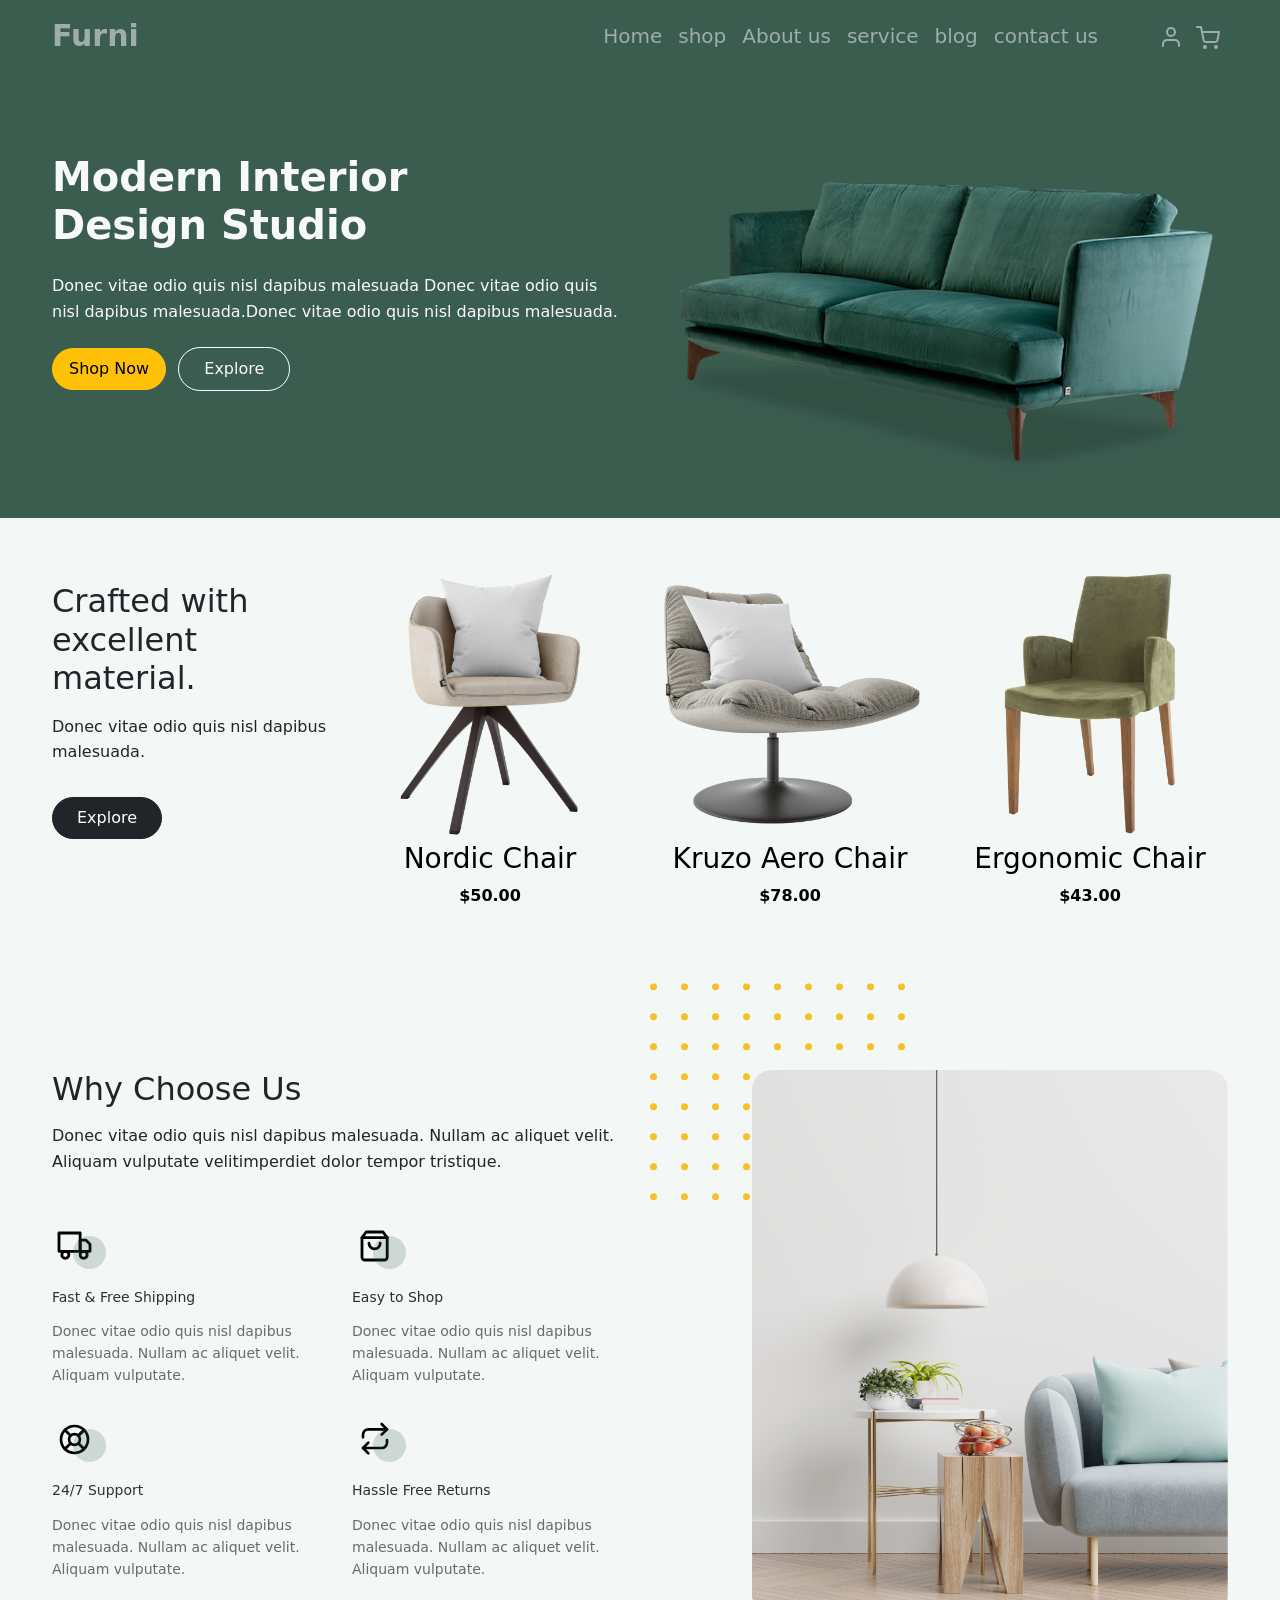
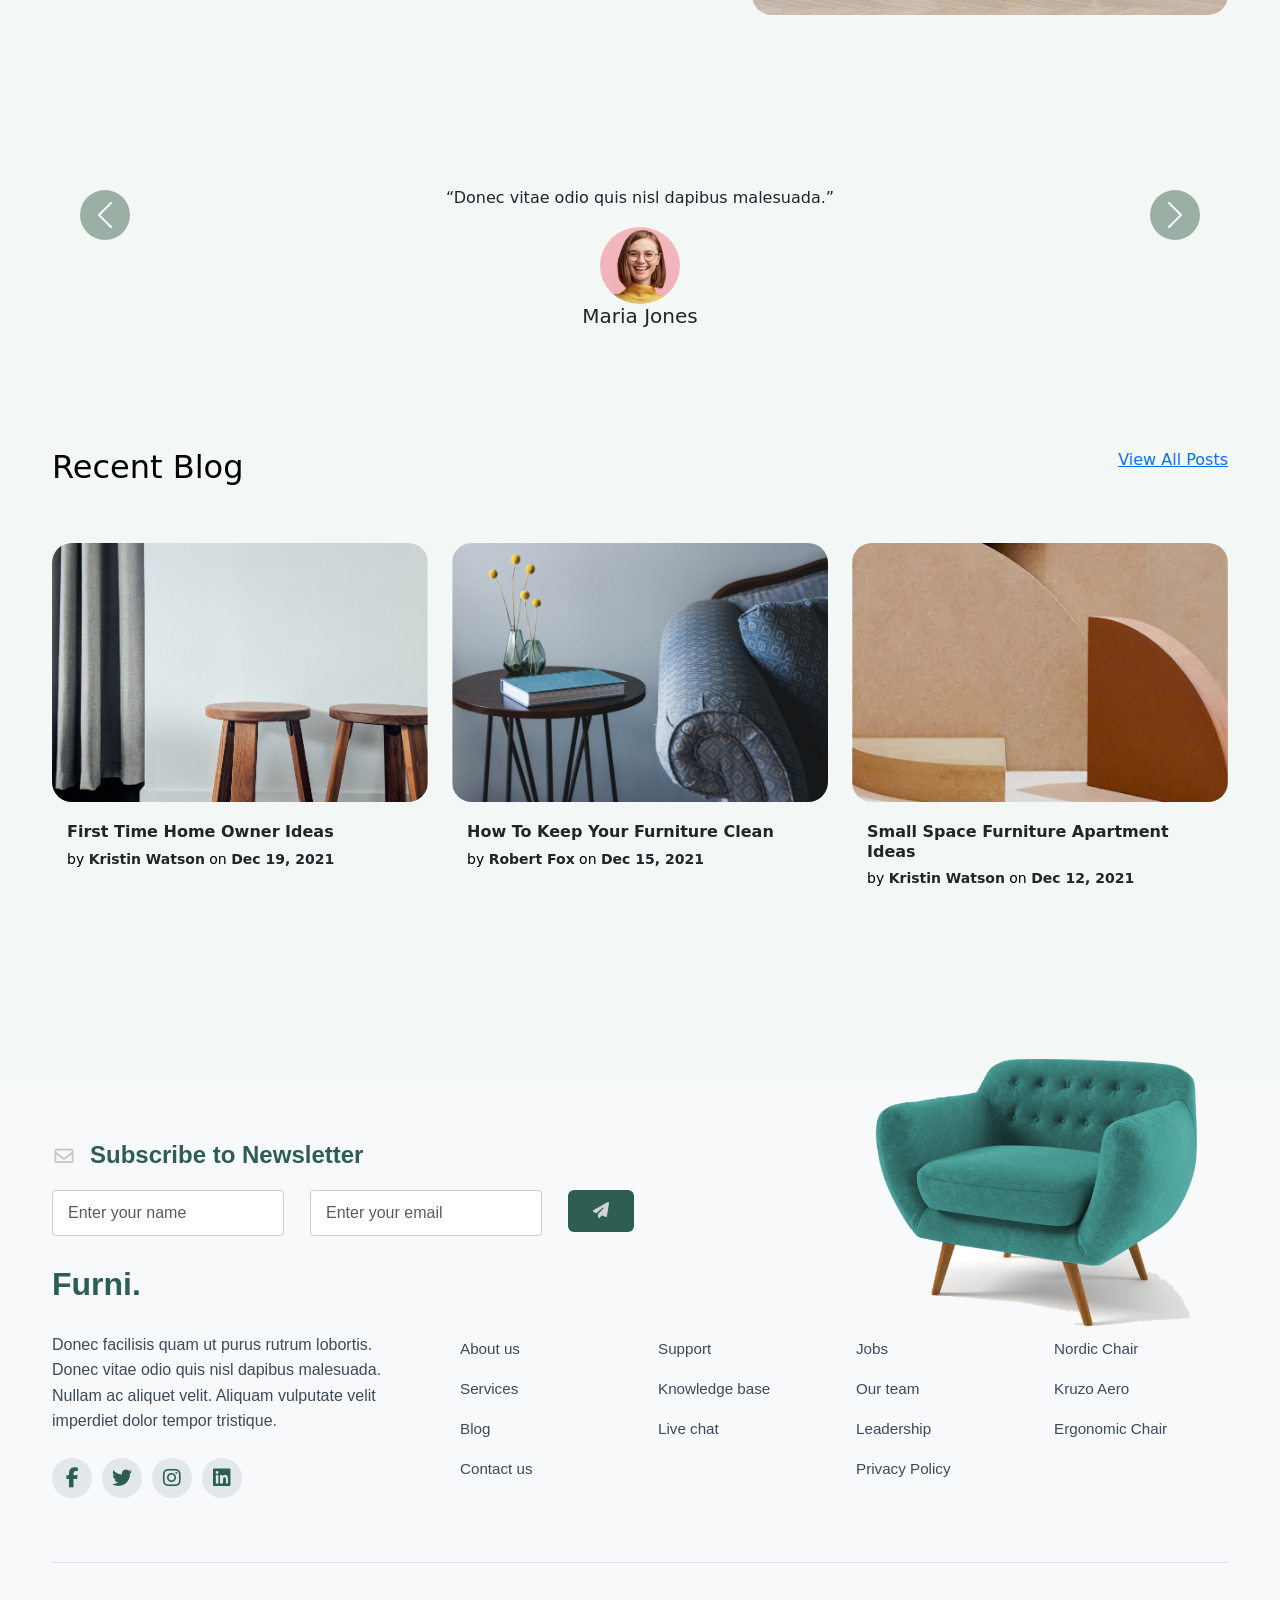
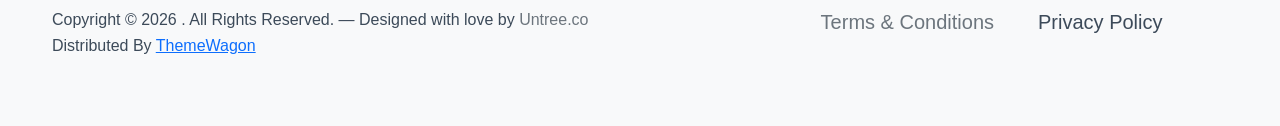
<file: index.html>
<!DOCTYPE html>
<html lang="en">
<head>
    <meta charset="UTF-8">
    <meta name="viewport" content="width=device-width, initial-scale=1.0">
    <link rel="stylesheet" href="./bootstrap/bootstrap.min.css">
    <link rel="stylesheet" href="./css/all.css">
    <link rel="stylesheet" href="./css/style.css">
    <title>furni website</title>
</head>
<body>
    <nav
        class="navbar navbar-expand-md text-light ">
        <div class="container">
            <a class="navbar-brand fw-bold" href="#">Furni</a>
            <button
                class="navbar-toggler d-lg-none"
                type="button"
                data-bs-toggle="collapse"
                data-bs-target="#collapsibleNavId"
                aria-controls="collapsibleNavId"
                aria-expanded="false"
                aria-label="Toggle navigation"
            >
                <span class="navbar-toggler-icon"></span>
            </button>
            <div class="collapse navbar-collapse d-flex justify-content-end" id="collapsibleNavId">
                <ul class="navbar-nav  mt-2 mt-lg-0">
                    <li class="nav-item">
                        <a class="nav-link active" href="index.html" aria-current="page"
                            >Home
                            <span class="visually-hidden">(current)</span></a
                        >
                    </li>
                    <li class="nav-item">
                        <a class="nav-link" href="shop.html">shop</a>
                    </li>
                    <li class="nav-item">
                        <a class="nav-link" href="about.html">About us</a>
                    </li>
                    <li class="nav-item">
                        <a class="nav-link" href="services.html">service</a>
                    </li>
                    <li class="nav-item">
                        <a class="nav-link" href="blog.html">blog</a>
                    </li>
                    <li class="nav-item">
                        <a class="nav-link" href="contact.html">contact us</a>
                    </li>
                    
                    
                </ul>
                <ul class="custom-navbar-cta navbar-nav ms-5">
                    <li class="nav-item"><a class="nav-link" href="#"><img src="images/user.svg" alt="User"></a></li>
                    <li class="nav-item"><a class="nav-link" href="cart.html"><img src="images/cart.svg" alt="Cart"></a></li>
                </ul>
                
            </div>
        </div>
    </nav>
    <div class="hero">
        <div class="container">
            <div class="row">
                <div class="col">
                    <div class="content text-light mt-5">
                        <h1 class="text-capitalize fw-bold">Modern Interior <span class="d-block">Design Studio</span></h1>
                        <p class="my-4 ">Donec vitae odio quis nisl dapibus malesuada Donec vitae odio quis nisl dapibus malesuada.Donec vitae odio quis nisl dapibus malesuada.</p>
                        <p>
                        <button href="shop.html" class="btn btn-warning me-2 rounded-5 px-3 py-2">Shop Now</button>
                        <button href="#" class="btn text-light rounded-5 px-4 py-2">Explore</button>
                        </p>
                    </div>
                </div>
                <div class="col">
                    <div class="hero_img">
                        <img src="./images/couch.png" class="img-fluid" alt="Hero Image">
                    </div>
                </div>
            </div>
        </div>
    </div>
    <div class="Product-Section mt-5">
        <div class="container">
            <div class="row">
                <div class="col">
                    <h2 class="section-title my-3">Crafted with excellent material.</h2>
                    <p class="my-3">Donec vitae odio quis nisl dapibus malesuada.</p>
                    <button href="shop.html" class="btn btn-dark rounded-5 px-4 py-2 my-3">Explore</button>
                </div>
                <div class="col">
                    <div class="overlay"></div>
                    <a class="product-item text-decoration-none" href="cart.html">
                    <img src="images/product-1.png" class="img-fluid product-thumbnail" alt="Nordic Chair">
                    <div class="text">
                        <h3>Nordic Chair</h3>
                        <strong>$50.00</strong>
                    </div>
                    <span class="icon-cross">
                    <img src="images/cross.svg" alt="Add">
                    </span>
                    </a>
                </div>
                <div class="col">
                    <a class="product-item text-decoration-none" href="cart.html">
                    <img src="images/product-2.png" class="img-fluid product-thumbnail" alt="Kruzo Aero Chair">
                    <div class="text">
                        <h3>Kruzo Aero Chair</h3>
                        <strong>$78.00</strong>
                    </div>
                    <span class="icon-cross">
                    <img src="images/cross.svg" alt="Add">
                    </span>
                    </a>
                    <div class="overlay"></div>
                </div>
                <div class="col">
                    <a class="product-item text-decoration-none" href="cart.html">
                    <img src="images/product-3.png" class="img-fluid product-thumbnail" alt="Ergonomic Chair">
                    <div class="text">
                        <h3>Ergonomic Chair</h3>
                        <strong>$43.00</strong>
                    </div>
                    <span class="icon-cross">
                    <img src="images/cross.svg" alt="Add">
                    </span>
                    </a>
                    <div class="overlay"></div>
                </div>
            </div>
        </div>
    </div>
    <div class="why-choose-section">
<div class="container">
<div class="row justify-content-between">
<!-- Left Column -->
<div class="col-lg-6">
<h2 class="section-title">Why Choose Us</h2>
<p>Donec vitae odio quis nisl dapibus malesuada. Nullam ac aliquet velit. Aliquam vulputate velitimperdiet dolor tempor tristique.</p>
<div class="row my-5">
<!-- Feature 1 -->
<div class="col-6 col-md-6">
<div class="feature">
<div class="icon">
<img src="images/truck.svg" alt="Fast & Free Shipping" class="img-fluid">
</div>
<h3>Fast &amp; Free Shipping</h3>
<p>Donec vitae odio quis nisl dapibus malesuada. Nullam ac aliquet velit. Aliquam vulputate.</p>
</div>
</div>
    <!-- Feature 2 -->
<div class="col-6 col-md-6">
<div class="feature">
<div class="icon">
<img src="images/bag.svg" alt="Easy to Shop" class="img-fluid">
</div>
<h3>Easy to Shop</h3>
<p>Donec vitae odio quis nisl dapibus malesuada. Nullam ac aliquet velit. Aliquam vulputate.</p>
</div>
</div>
<!-- Feature 3 -->
<div class="col-6 col-md-6">
<div class="feature">
<div class="icon">
<img src="images/support.svg" alt="24/7 Support" class="img-fluid">
</div>
<h3>24/7 Support</h3>
<p>Donec vitae odio quis nisl dapibus malesuada. Nullam ac aliquet velit. Aliquam vulputate.</p>
</div>
</div>
<!-- Feature 4 -->
<div class="col-6 col-md-6">
<div class="feature">
<div class="icon">
<img src="images/return.svg" alt="Hassle Free Returns" class="img-fluid">
</div>
<h3>Hassle Free Returns</h3>
<p>Donec vitae odio quis nisl dapibus malesuada. Nullam ac aliquet velit. Aliquam vulputate.</p>
</div>
</div>
</div>
</div>
<!-- Right Column: Image -->
<div class="col-lg-5">
<div class="img-wrap">
<img src="images/why-choose-us-img.jpg" alt="Why Choose Us" class="img-fluid">
</div>
</div>
</div>
</div>
</div>
<div id="testimonialCarousel" class="carousel slide" data-bs-ride="carousel">
<div class="carousel-inner text-center">
<div class="carousel-item active">
<blockquote>
<p>“Donec vitae odio quis nisl dapibus malesuada.”</p>
</blockquote>
<img src="images/person-1.png" class="rounded-circle" width="80" alt="Maria Jones">
<h5>Maria Jones</h5>
</div>
<div class="carousel-item">
<blockquote>
<p>“Aliquam vulputate velit imperdiet dolor tempor tristique.”</p>
</blockquote>
<img src="images/person_2.jpg" class="rounded-circle" width="80" alt="John Smith">
<h5>John Smith</h5>
</div>
</div>
<button class="carousel-control-prev" data-bs-target="#testimonialCarousel" data-bs-slide="prev">
<span class="carousel-control-prev-icon"></span>
</button>
<button class="carousel-control-next" data-bs-target="#testimonialCarousel" data-bs-slide="next">
<span class="carousel-control-next-icon"></span>
</button>
</div>
<div class="blog-section">
<div class="container">
<div class="row mb-5">
<div class="col-md-6">
<h2 class="section-title">Recent Blog</h2>
</div>
<div class="col-md-6 text-start text-md-end">
<a href="shop.html" class="more">View All Posts</a>
</div>
</div>
<div class="row">
<!-- Post 1 -->
<div class="col-12 col-sm-6 col-md-4 mb-4 mb-md-0">
<div class="post-entry">
<a href="#" class="post-thumbnail">
<img src="images/post-1.jpg" alt="Blog Image" class="img-fluid">
</a>
<div class="post-content-entry">
<h3><a href="#" class="text-dark fw-bold">First Time Home Owner Ideas</a></h3>
<div class="meta">
<span>by <a href="#" class="text-dark fw-bold">Kristin Watson</a></span>
<span> on <a href="#" class="text-dark fw-bold">Dec 19, 2021</a></span>
</div>
</div>
</div>
</div>
<!-- Post 2 -->
<div class="col-12 col-sm-6 col-md-4 mb-4 mb-md-0">
<div class="post-entry">
<a href="#" class="post-thumbnail">
<img src="images/post-2.jpg" alt="Blog Image" class="img-fluid">
</a>
<div class="post-content-entry">
<h3><a href="#" class="text-dark fw-bold">How To Keep Your Furniture Clean</a></h3>
<div class="meta">
<span>by <a href="#" class="text-dark fw-bold">Robert Fox</a></span>
<span> on <a href="#" class="text-dark fw-bold">Dec 15, 2021</a></span>
</div>
</div>
</div>
</div>
<!-- Post 3 -->
<div class="col-12 col-sm-6 col-md-4">
<div class="post-entry">
<a href="#" class="post-thumbnail">
<img src="images/post-3.jpg" alt="Blog Image" class="img-fluid">
</a>
<div class="post-content-entry ">
<h3><a href="#" class=" text-dark fw-bold">Small Space Furniture Apartment Ideas</a></h3>
<div class="meta">
<span>by <a href="#" class="text-dark fw-bold">Kristin Watson</a></span>
<span> on <a href="#" class="text-dark fw-bold">Dec 12, 2021</a></span>
</div>
</div>
</div>
</div>
</div>
</div>
</div>

<footer class="footer-section">
<div class="container relative">
<div class="sofa-img">
<img src="images/sofa.png" alt="Image" class="img-fluid">
</div>
<!-- Subscription -->
<div class="row">
<div class="col-lg-8">
<div class="subscription-form">
<h3 class="d-flex align-items-center">
<span class="me-1">
<img src="images/envelope-outline.svg" alt="Image" class="img-fluid">
</span>
<span class="spot">Subscribe to Newsletter</span>
</h3>
<form action="#" class="row g-3">
<div class="col-auto">
<input type="text" class="form-control" placeholder="Enter your name">
</div>
<div class="col-auto">
<input type="email" class="form-control" placeholder="Enter your email">
</div>
<div class="col-auto">
<button class="btn btn-spot py-2 px-4">
<span class="fa fa-paper-plane"></span>
</button>
</div>
</form>
</div>
</div>
</div>
<div class="row g-5 mb-5">
<div class="col-lg-4">
<div class="my-4 footer-logo-wrap">
<a href="#" class="footer-logo ">Furni<span>.</span></a>
</div>
<p class="mb-4">
Donec facilisis quam ut purus rutrum lobortis. Donec vitae odio quis nisl dapibus malesuada.
Nullam ac aliquet velit. Aliquam vulputate velit imperdiet dolor tempor tristique.
</p>
<ul class="list-unstyled custom-social">
<li><a href="#"><span class="fa fa-brands fa-facebook-f spot"></span></a></li>
<li><a href="#"><span class="fa fa-brands fa-twitter spot"></span></a></li>
<li><a href="#"><span class="fa fa-brands fa-instagram spot"></span></a></li>
<li><a href="#"><span class="fa fa-brands fa-linkedin spot"></span></a></li>
</ul>
</div>
<div class="col-lg-8">
<div class="row links-wrap">
<div class="col-6 col-sm-6 col-md-3 mt-5">
<ul class="list-unstyled mt-5">
<li><a href="#">About us</a></li>
<li><a href="#">Services</a></li>
<li><a href="#">Blog</a></li>
<li><a href="#">Contact us</a></li>
</ul>
</div>
<div class="col-6 col-sm-6 col-md-3 mt-5">
<ul class="list-unstyled mt-5">
<li><a href="#">Support</a></li>
<li><a href="#">Knowledge base</a></li>
<li><a href="#">Live chat</a></li>
</ul>
</div>
<div class="col-6 col-sm-6 col-md-3 mt-5">
<ul class="list-unstyled mt-5">
<li><a href="#">Jobs</a></li>
<li><a href="#">Our team</a></li>
<li><a href="#">Leadership</a></li>
<li><a href="#">Privacy Policy</a></li>
</ul>
</div>
<div class="col-6 col-sm-6 col-md-3 mt-5">
<ul class="list-unstyled mt-5">
<li><a href="#">Nordic Chair</a></li>
<li><a href="#">Kruzo Aero</a></li>
<li><a href="#">Ergonomic Chair</a></li>
</ul>
</div>
</div>
</div>
</div>
<div class="border-top copyright">
<div class="row pt-4">
<div class="col-lg-6">
<p class="mb-2 text-center text-lg-start">
Copyright &copy;
<script>document.write(new Date().getFullYear());</script>
. All Rights Reserved. — Designed with love by
<a class="text-decoration-none text-secondary" href="https://untree.co">Untree.co</a>
Distributed By
<a href="https://themewagon.com">ThemeWagon</a>
</p>
</div>
<div class="col-lg-6 text-center text-lg-end">
<ul class="list-unstyled d-inline-flex ms-auto">
<li class="me-4"><a class="text-decoration-none text-secondary" href="#">Terms &amp; Conditions</a></li>
<li><a href="#">Privacy Policy</a></li>
</ul>
</div>
</div>
</div>
</div>
</footer>


    <script src="./js/script.js"></script>
    <script src="./bootstrap/bootstrap.bundle.min.js"></script>
</body>
</html>
</file>
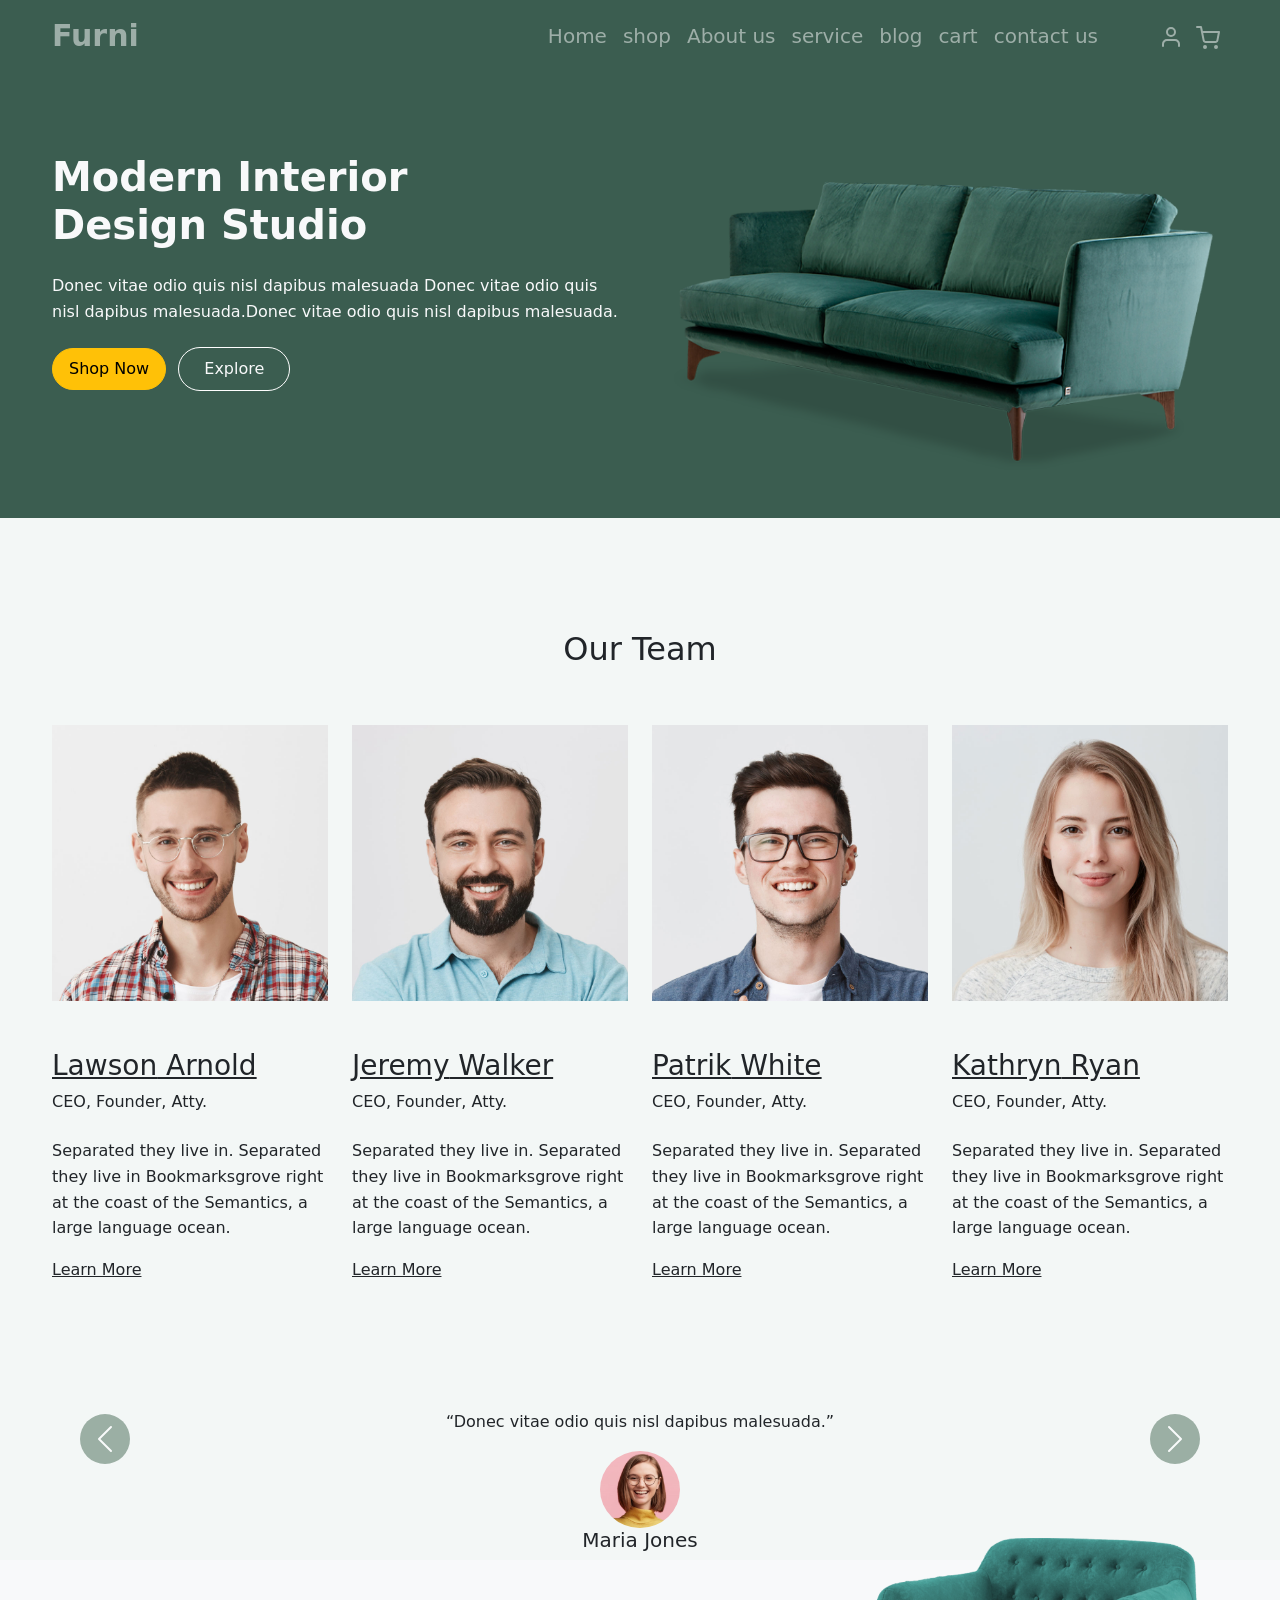
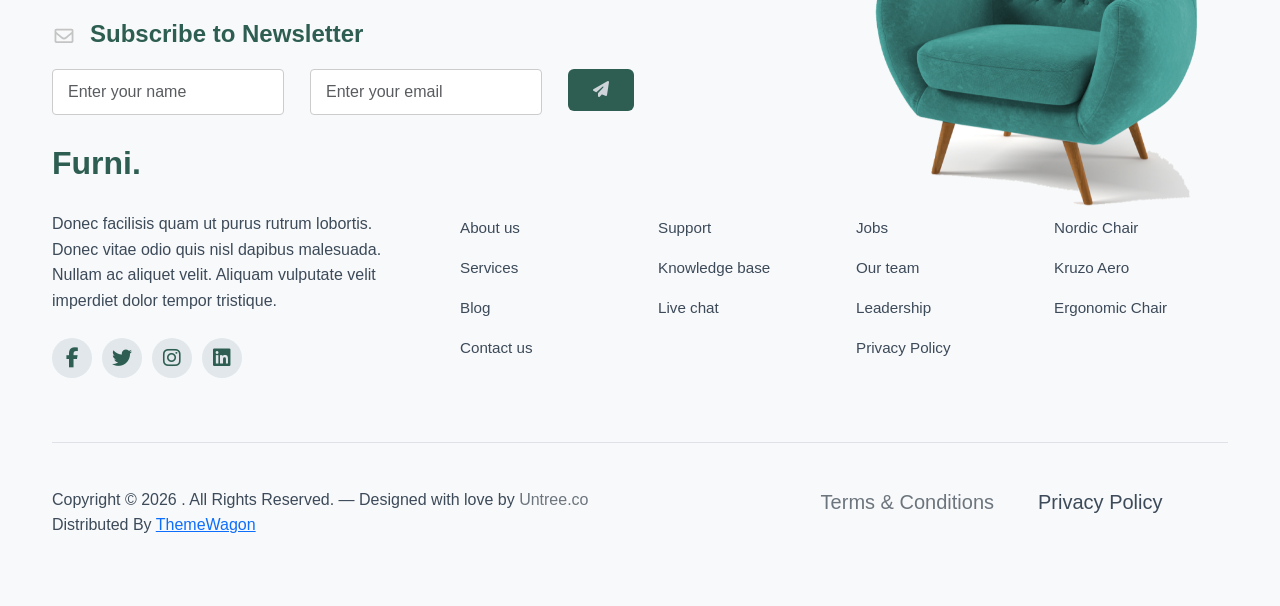
<file: about.html>
<!DOCTYPE html>
<html lang="en">
<head>
    <meta charset="UTF-8">
    <meta name="viewport" content="width=device-width, initial-scale=1.0">
    <title>Document</title>
    <link rel="stylesheet" href="./bootstrap/bootstrap.min.css">
    <link rel="stylesheet" href="./css/all.css">
    <link rel="stylesheet" href="./css/style.css">
</head>
<body>
    <nav
        class="navbar navbar-expand-md text-light ">
        <div class="container">
            <a class="navbar-brand fw-bold" href="#">Furni</a>
            <button
                class="navbar-toggler d-lg-none"
                type="button"
                data-bs-toggle="collapse"
                data-bs-target="#collapsibleNavId"
                aria-controls="collapsibleNavId"
                aria-expanded="false"
                aria-label="Toggle navigation"
            >
                <span class="navbar-toggler-icon"></span>
            </button>
            <div class="collapse navbar-collapse d-flex justify-content-end" id="collapsibleNavId">
                <ul class="navbar-nav  mt-2 mt-lg-0">
                    <li class="nav-item">
                        <a class="nav-link active" href="index.html" aria-current="page"
                            >Home
                            <span class="visually-hidden">(current)</span></a
                        >
                    </li>
                    <li class="nav-item">
                        <a class="nav-link" href="shop.html">shop</a>
                    </li>
                    <li class="nav-item">
                        <a class="nav-link" href="about.html">About us</a>
                    </li>
                    <li class="nav-item">
                        <a class="nav-link" href="services.html">service</a>
                    </li>
                    <li class="nav-item">
                        <a class="nav-link" href="blog.html">blog</a>
                    </li>
                    <li class="nav-item">
                        <a class="nav-link" href="cart.html">cart</a>
                    </li>
                    <li class="nav-item">
                        <a class="nav-link" href="contact.html">contact us</a>
                    </li>
                    
                </ul>
                <ul class="custom-navbar-cta navbar-nav ms-5">
                    <li class="nav-item"><a class="nav-link" href="#"><img src="images/user.svg" alt="User"></a></li>
                    <li class="nav-item"><a class="nav-link" href="cart.html"><img src="images/cart.svg" alt="Cart"></a></li>
                </ul>
                
            </div>
        </div>
    </nav>
    <div class="hero">
        <div class="container">
            <div class="row">
                <div class="col">
                    <div class="content text-light mt-5">
                        <h1 class="text-capitalize fw-bold">Modern Interior <span class="d-block">Design Studio</span></h1>
                        <p class="my-4 ">Donec vitae odio quis nisl dapibus malesuada Donec vitae odio quis nisl dapibus malesuada.Donec vitae odio quis nisl dapibus malesuada.</p>
                        <p>
                        <button href="shop.html" class="btn btn-warning me-2 rounded-5 px-3 py-2">Shop Now</button>
                        <button href="#" class="btn text-light rounded-5 px-4 py-2">Explore</button>
                        </p>
                    </div>
                </div>
                <div class="col">
                    <div class="hero_img">
                        <img src="./images/couch.png" class="img-fluid" alt="Hero Image">
                    </div>
                </div>
            </div>
        </div>
    </div>
    <div class="untree_co-section">
<div class="container">
<div class="row mb-5">
<div class="col-lg-5 mx-auto text-center">
<h2 class="section-title">Our Team</h2>
</div>
</div>
<div class="row">
<!-- Start Column 1 -->
<div class="col-12 col-md-6 col-lg-3 mb-5 mb-md-0">
<img src="images/person_1.jpg" class="img-fluid mb-5" alt="Team Member">
<h3><a href="#" class="text-dark"><span>Lawson</span> Arnold</a></h3>
<span class="d-block position mb-4">CEO, Founder, Atty.</span>
<p>
Separated they live in. Separated they live in Bookmarksgrove right at
the coast of the Semantics, a large language ocean.
</p>
<p class="mb-0">
<a href="#" class="text-dark">Learn More <span class="icon-arrow_forward"></span></a>
</p>
</div>
<!-- Start Column 2 -->
<div class="col-12 col-md-6 col-lg-3 mb-5 mb-md-0">
<img src="images/person_2.jpg" class="img-fluid mb-5" alt="Team Member">
<h3><a href="#" class="text-dark"><span>Jeremy</span> Walker</a></h3>
<span class="d-block position mb-4">CEO, Founder, Atty.</span>
<p>
Separated they live in. Separated they live in Bookmarksgrove right at
the coast of the Semantics, a large language ocean.
</p>
<p class="mb-0">
<a href="#" class="text-dark">Learn More <span class="icon-arrow_forward"></span></a>
</p>
</div>
<!-- Start Column 3 -->
<div class="col-12 col-md-6 col-lg-3 mb-5 mb-md-0">
<img src="images/person_3.jpg" class="img-fluid mb-5" alt="Team Member">
<h3><a href="#" class="text-dark"><span>Patrik</span> White</a></h3>
<span class="d-block position mb-4">CEO, Founder, Atty.</span>
<p>
Separated they live in. Separated they live in Bookmarksgrove right at
the coast of the Semantics, a large language ocean.
</p>
<p class="mb-0">
<a href="#" class="text-dark">
Learn More <span class="icon-arrow_forward"></span>
</a>
</p>
</div>
<!-- Start Column 4 -->
<div class="col-12 col-md-6 col-lg-3 mb-5 mb-md-0">
<img src="images/person_4.jpg" class="img-fluid mb-5" alt="Team Member">
<h3><a href="#" class="text-dark"><span>Kathryn</span> Ryan</a></h3>
<span class="d-block position mb-4">CEO, Founder, Atty.</span>
<p>
Separated they live in. Separated they live in Bookmarksgrove right at
the coast of the Semantics, a large language ocean.
</p>
<p class="mb-0">
<a href="#" class="text-dark">Learn More <span class="icon-arrow_forward"></span></a>
</p>
</div>
</div>
</div>
</div>
<div id="testimonialCarousel" class="carousel slide" data-bs-ride="carousel">
<div class="carousel-inner text-center">
<div class="carousel-item active">
<blockquote>
<p>“Donec vitae odio quis nisl dapibus malesuada.”</p>
</blockquote>
<img src="images/person-1.png" class="rounded-circle" width="80" alt="Maria Jones">
<h5>Maria Jones</h5>
</div>
<div class="carousel-item">
<blockquote>
<p>“Aliquam vulputate velit imperdiet dolor tempor tristique.”</p>
</blockquote>
<img src="images/person_2.jpg" class="rounded-circle" width="80" alt="John Smith">
<h5>John Smith</h5>
</div>
</div>
<button class="carousel-control-prev" data-bs-target="#testimonialCarousel" data-bs-slide="prev">
<span class="carousel-control-prev-icon"></span>
</button>
<button class="carousel-control-next" data-bs-target="#testimonialCarousel" data-bs-slide="next">
<span class="carousel-control-next-icon"></span>
</button>
</div>
<footer class="footer-section">
<div class="container relative">
<div class="sofa-img">
<img src="images/sofa.png" alt="Image" class="img-fluid">
</div>
<!-- Subscription -->
<div class="row">
<div class="col-lg-8">
<div class="subscription-form">
<h3 class="d-flex align-items-center">
<span class="me-1">
<img src="images/envelope-outline.svg" alt="Image" class="img-fluid">
</span>
<span class="spot">Subscribe to Newsletter</span>
</h3>
<form action="#" class="row g-3">
<div class="col-auto">
<input type="text" class="form-control" placeholder="Enter your name">
</div>
<div class="col-auto">
<input type="email" class="form-control" placeholder="Enter your email">
</div>
<div class="col-auto">
<button class="btn btn-spot py-2 px-4">
<span class="fa fa-paper-plane"></span>
</button>
</div>
</form>
</div>
</div>
</div>
<div class="row g-5 mb-5">
<div class="col-lg-4">
<div class="my-4 footer-logo-wrap">
<a href="#" class="footer-logo ">Furni<span>.</span></a>
</div>
<p class="mb-4">
Donec facilisis quam ut purus rutrum lobortis. Donec vitae odio quis nisl dapibus malesuada.
Nullam ac aliquet velit. Aliquam vulputate velit imperdiet dolor tempor tristique.
</p>
<ul class="list-unstyled custom-social">
<li><a href="#"><span class="fa fa-brands fa-facebook-f spot"></span></a></li>
<li><a href="#"><span class="fa fa-brands fa-twitter spot"></span></a></li>
<li><a href="#"><span class="fa fa-brands fa-instagram spot"></span></a></li>
<li><a href="#"><span class="fa fa-brands fa-linkedin spot"></span></a></li>
</ul>
</div>
<div class="col-lg-8">
<div class="row links-wrap">
<div class="col-6 col-sm-6 col-md-3 mt-5">
<ul class="list-unstyled mt-5">
<li><a href="#">About us</a></li>
<li><a href="#">Services</a></li>
<li><a href="#">Blog</a></li>
<li><a href="#">Contact us</a></li>
</ul>
</div>
<div class="col-6 col-sm-6 col-md-3 mt-5">
<ul class="list-unstyled mt-5">
<li><a href="#">Support</a></li>
<li><a href="#">Knowledge base</a></li>
<li><a href="#">Live chat</a></li>
</ul>
</div>
<div class="col-6 col-sm-6 col-md-3 mt-5">
<ul class="list-unstyled mt-5">
<li><a href="#">Jobs</a></li>
<li><a href="#">Our team</a></li>
<li><a href="#">Leadership</a></li>
<li><a href="#">Privacy Policy</a></li>
</ul>
</div>
<div class="col-6 col-sm-6 col-md-3 mt-5">
<ul class="list-unstyled mt-5">
<li><a href="#">Nordic Chair</a></li>
<li><a href="#">Kruzo Aero</a></li>
<li><a href="#">Ergonomic Chair</a></li>
</ul>
</div>
</div>
</div>
</div>
<div class="border-top copyright">
<div class="row pt-4">
<div class="col-lg-6">
<p class="mb-2 text-center text-lg-start">
Copyright &copy;
<script>document.write(new Date().getFullYear());</script>
. All Rights Reserved. — Designed with love by
<a class="text-decoration-none text-secondary" href="https://untree.co">Untree.co</a>
Distributed By
<a href="https://themewagon.com">ThemeWagon</a>
</p>
</div>
<div class="col-lg-6 text-center text-lg-end">
<ul class="list-unstyled d-inline-flex ms-auto">
<li class="me-4"><a class="text-decoration-none text-secondary" href="#">Terms &amp; Conditions</a></li>
<li><a href="#">Privacy Policy</a></li>
</ul>
</div>
</div>
</div>
</div>
</footer>
</body>
</html>
</file>
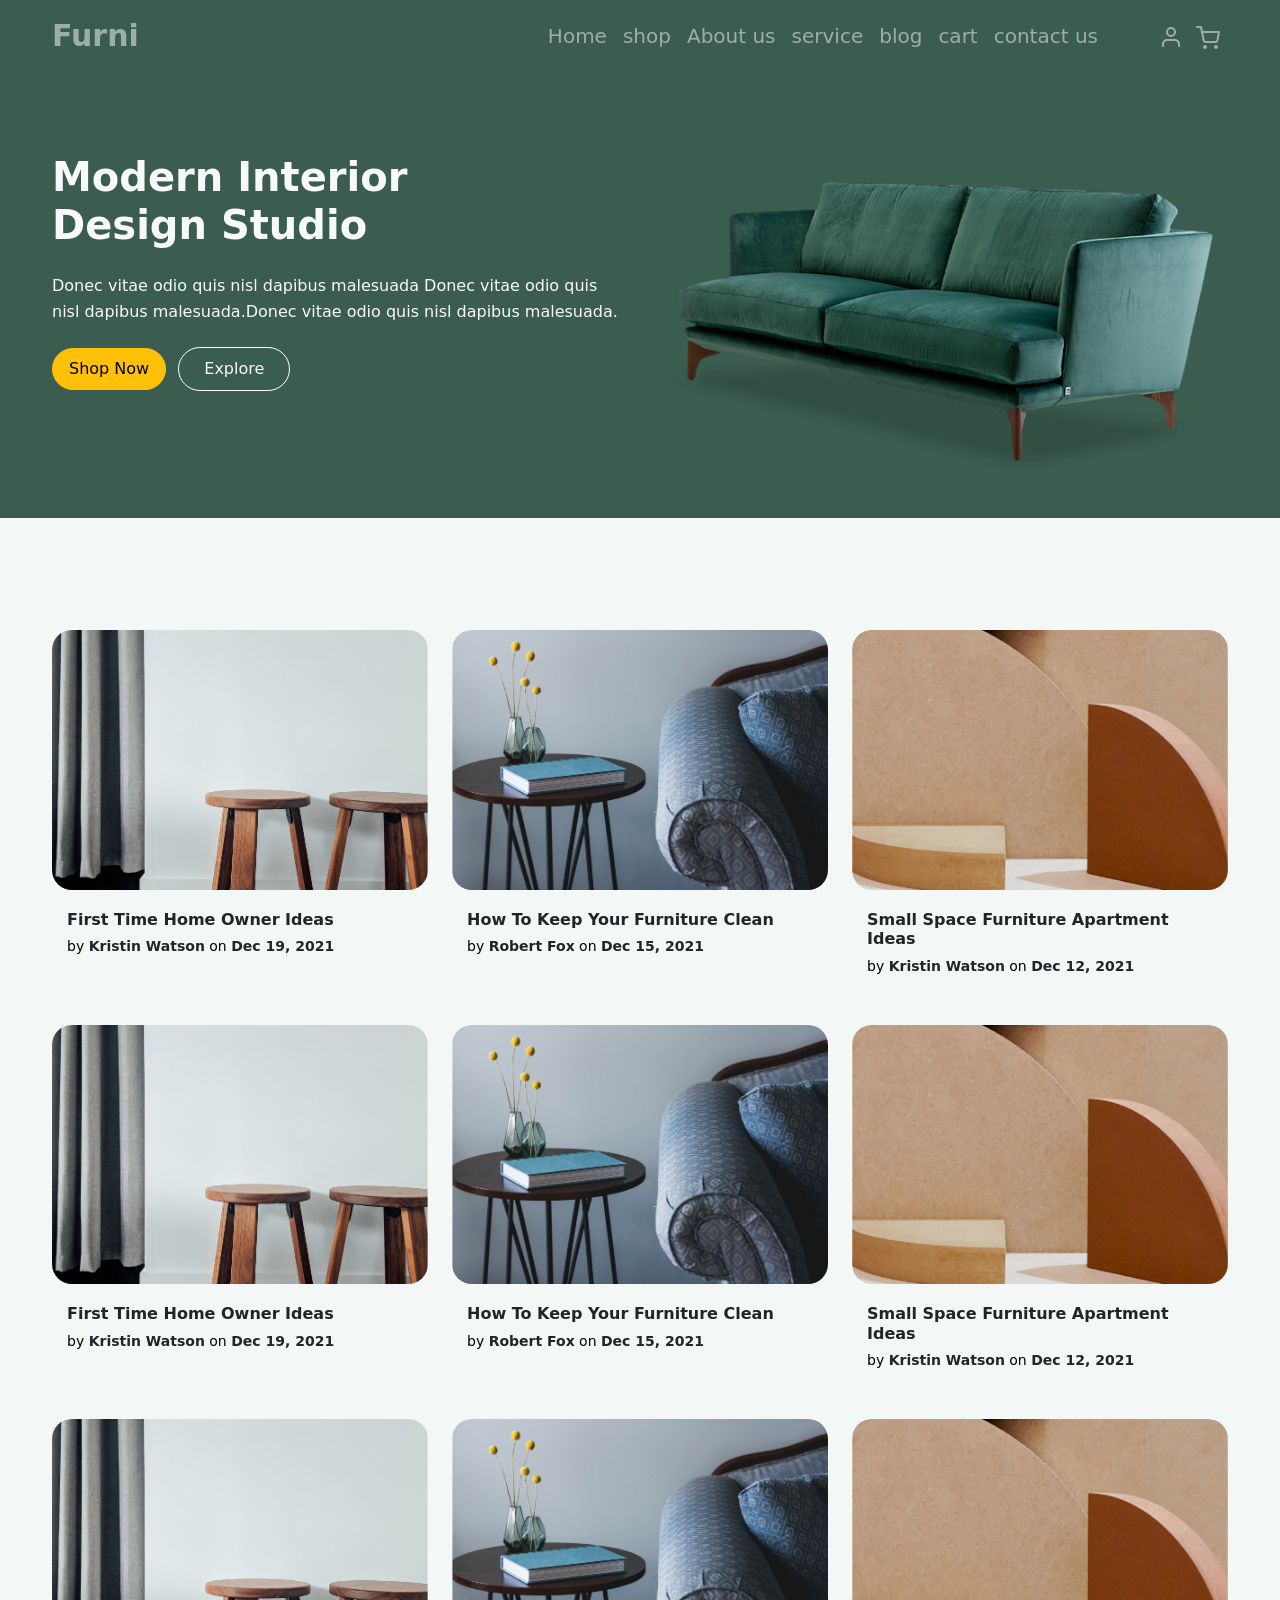
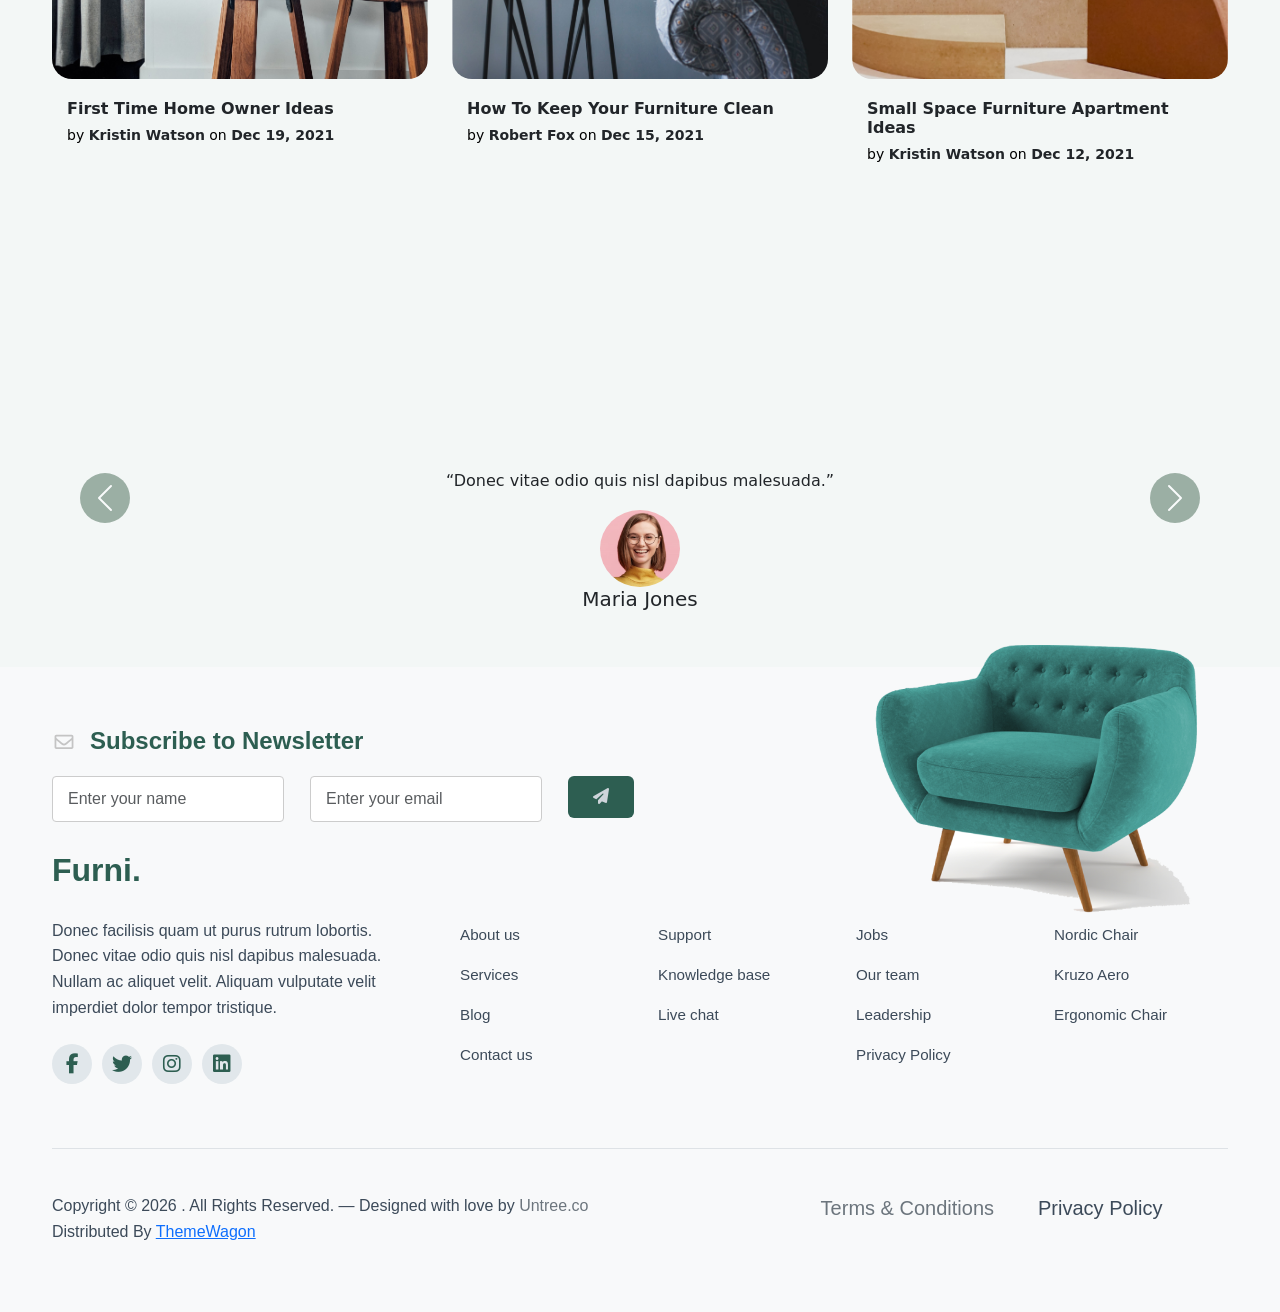
<file: blog.html>
<!DOCTYPE html>
<html lang="en">
<head>
    <meta charset="UTF-8">
    <meta name="viewport" content="width=device-width, initial-scale=1.0">
    <title>Document</title>
    <link rel="stylesheet" href="./bootstrap/bootstrap.min.css">
    <link rel="stylesheet" href="./css/all.css">
    <link rel="stylesheet" href="./css/style.css">
</head>
<body>
    <nav
        class="navbar navbar-expand-md text-light ">
        <div class="container">
            <a class="navbar-brand fw-bold" href="#">Furni</a>
            <button
                class="navbar-toggler d-lg-none"
                type="button"
                data-bs-toggle="collapse"
                data-bs-target="#collapsibleNavId"
                aria-controls="collapsibleNavId"
                aria-expanded="false"
                aria-label="Toggle navigation"
            >
                <span class="navbar-toggler-icon"></span>
            </button>
            <div class="collapse navbar-collapse d-flex justify-content-end" id="collapsibleNavId">
                <ul class="navbar-nav  mt-2 mt-lg-0">
                    <li class="nav-item">
                        <a class="nav-link active" href="index.html" aria-current="page"
                            >Home
                            <span class="visually-hidden">(current)</span></a
                        >
                    </li>
                    <li class="nav-item">
                        <a class="nav-link" href="shop.html">shop</a>
                    </li>
                    <li class="nav-item">
                        <a class="nav-link" href="about.html">About us</a>
                    </li>
                    <li class="nav-item">
                        <a class="nav-link" href="services.html">service</a>
                    </li>
                    <li class="nav-item">
                        <a class="nav-link" href="blog.html">blog</a>
                    </li>
                    <li class="nav-item">
                        <a class="nav-link" href="cart.html">cart</a>
                    </li>
                    <li class="nav-item">
                        <a class="nav-link" href="contact.html">contact us</a>
                    </li>
                    
                </ul>
                <ul class="custom-navbar-cta navbar-nav ms-5">
                    <li class="nav-item"><a class="nav-link" href="#"><img src="images/user.svg" alt="User"></a></li>
                    <li class="nav-item"><a class="nav-link" href="cart.html"><img src="images/cart.svg" alt="Cart"></a></li>
                </ul>
                
            </div>
        </div>
    </nav>
    <div class="hero">
        <div class="container">
            <div class="row">
                <div class="col">
                    <div class="content text-light mt-5">
                        <h1 class="text-capitalize fw-bold">Modern Interior <span class="d-block">Design Studio</span></h1>
                        <p class="my-4 ">Donec vitae odio quis nisl dapibus malesuada Donec vitae odio quis nisl dapibus malesuada.Donec vitae odio quis nisl dapibus malesuada.</p>
                        <p>
                        <button href="shop.html" class="btn btn-warning me-2 rounded-5 px-3 py-2">Shop Now</button>
                        <button href="#" class="btn text-light rounded-5 px-4 py-2">Explore</button>
                        </p>
                    </div>
                </div>
                <div class="col">
                    <div class="hero_img">
                        <img src="./images/couch.png" class="img-fluid" alt="Hero Image">
                    </div>
                </div>
            </div>
        </div>
    </div>
    <div class="blog-section">
<div class="container">
<div class="row">
<div class="col-12 col-sm-6 col-md-4 mb-5">
<div class="post-entry">
<a href="#" class="post-thumbnail"><img src="images/post-1.jpg" alt="Image" class="img-fluid"></a>
<div class="post-content-entry">
<h3><a href="#" class="text-dark">First Time Home Owner Ideas</a></h3>
<div class="meta">
<span>by <a href="#" class="text-dark">Kristin Watson</a></span>
<span>on <a href="#" class="text-dark">Dec 19, 2021</a></span>
</div>
</div>
</div>
</div>
<div class="col-12 col-sm-6 col-md-4 mb-5">
<div class="post-entry">
<a href="#" class="post-thumbnail"><img src="images/post-2.jpg" alt="Image" class="img-fluid"></a>
<div class="post-content-entry">
<h3><a href="#" class="text-dark">How To Keep Your Furniture Clean</a></h3>
<div class="meta">
<span>by <a href="#" class="text-dark">Robert Fox</a></span>
<span>on <a href="#" class="text-dark">Dec 15, 2021</a></span>
</div>
</div>
</div>
</div>
<div class="col-12 col-sm-6 col-md-4 mb-5">
<div class="post-entry">
<a href="#" class="post-thumbnail"><img src="images/post-3.jpg" alt="Image" class="img-fluid"></a>
<div class="post-content-entry">
<h3><a href="#" class="text-dark">Small Space Furniture Apartment Ideas</a></h3>
<div class="meta">
<span>by <a href="#" class="text-dark">Kristin Watson</a></span>
<span>on <a href="#" class="text-dark">Dec 12, 2021</a></span>
</div>
</div>
</div>
</div>
<div class="col-12 col-sm-6 col-md-4 mb-5">
<div class="post-entry">
<a href="#" class="post-thumbnail"><img src="images/post-1.jpg" alt="Image" class="img-fluid"></a>
<div class="post-content-entry">
<h3><a href="#" class="text-dark">First Time Home Owner Ideas</a></h3>
<div class="meta">
<span>by <a href="#" class="text-dark">Kristin Watson</a></span>
<span>on <a href="#" class="text-dark">Dec 19, 2021</a></span>
</div>
</div>
</div>
</div>
<div class="col-12 col-sm-6 col-md-4 mb-5">
<div class="post-entry">
<a href="#" class="post-thumbnail"><img src="images/post-2.jpg" alt="Image" class="img-fluid"></a>
<div class="post-content-entry">
<h3><a href="#" class="text-dark">How To Keep Your Furniture Clean</a></h3>
<div class="meta">
<span>by <a href="#" class="text-dark">Robert Fox</a></span>
<span>on <a href="#" class="text-dark">Dec 15, 2021</a></span>
</div>
</div>
</div>
</div>
<div class="col-12 col-sm-6 col-md-4 mb-5">
<div class="post-entry">
<a href="#" class="post-thumbnail"><img src="images/post-3.jpg" alt="Image" class="img-fluid"></a>
<div class="post-content-entry">
<h3><a href="#" class="text-dark">Small Space Furniture Apartment Ideas</a></h3>
<div class="meta">
<span>by <a href="#" class="text-dark">Kristin Watson</a></span>
<span>on <a href="#" class="text-dark">Dec 12, 2021</a></span>
</div>
</div>
</div>
</div>
<div class="col-12 col-sm-6 col-md-4 mb-5">
<div class="post-entry">
<a href="#" class="post-thumbnail"><img src="images/post-1.jpg" alt="Image" class="img-fluid"></a>
<div class="post-content-entry">
<h3><a href="#" class="text-dark">First Time Home Owner Ideas</a></h3>
<div class="meta">
<span>by <a href="#" class="text-dark">Kristin Watson</a></span>
<span>on <a href="#" class="text-dark">Dec 19, 2021</a></span>
</div>
</div>
</div>
</div>
<div class="col-12 col-sm-6 col-md-4 mb-5">
<div class="post-entry">
<a href="#" class="post-thumbnail"><img src="images/post-2.jpg" alt="Image" class="img-fluid"></a>
<div class="post-content-entry">
<h3><a href="#" class="text-dark">How To Keep Your Furniture Clean</a></h3>
<div class="meta">
<span>by <a href="#" class="text-dark">Robert Fox</a></span>
<span>on <a href="#" class="text-dark">Dec 15, 2021</a></span>
</div>
</div>
</div>
</div>

<div class="col-12 col-sm-6 col-md-4 mb-5">
<div class="post-entry">
<a href="#" class="post-thumbnail"><img src="images/post-3.jpg" alt="Image" class="img-fluid"></a>
<div class="post-content-entry">
<h3><a href="#" class="text-dark">Small Space Furniture Apartment Ideas</a></h3>
<div class="meta">
<span>by <a href="#" class="text-dark">Kristin Watson</a></span>
<span>on <a href="#" class="text-dark">Dec 12, 2021</a></span>
</div>
</div>
</div>
</div>
</div>
</div>
</div>
<div id="testimonialCarousel" class="carousel slide my-5" data-bs-ride="carousel">
<div class="carousel-inner text-center mt-5">
<div class="carousel-item active">
<blockquote>
<p>“Donec vitae odio quis nisl dapibus malesuada.”</p>
</blockquote>
<img src="images/person-1.png" class="rounded-circle" width="80" alt="Maria Jones">
<h5>Maria Jones</h5>
</div>
<div class="carousel-item">
<blockquote>
<p>“Aliquam vulputate velit imperdiet dolor tempor tristique.”</p>
</blockquote>
<img src="images/person_2.jpg" class="rounded-circle" width="80" alt="John Smith">
<h5>John Smith</h5>
</div>
</div>
<button class="carousel-control-prev" data-bs-target="#testimonialCarousel" data-bs-slide="prev">
<span class="carousel-control-prev-icon"></span>
</button>
<button class="carousel-control-next" data-bs-target="#testimonialCarousel" data-bs-slide="next">
<span class="carousel-control-next-icon"></span>
</button>
</div>
<footer class="footer-section">
<div class="container relative">
<div class="sofa-img">
<img src="images/sofa.png" alt="Image" class="img-fluid">
</div>
<!-- Subscription -->
<div class="row">
<div class="col-lg-8">
<div class="subscription-form">
<h3 class="d-flex align-items-center">
<span class="me-1">
<img src="images/envelope-outline.svg" alt="Image" class="img-fluid">
</span>
<span class="spot">Subscribe to Newsletter</span>
</h3>
<form action="#" class="row g-3">
<div class="col-auto">
<input type="text" class="form-control" placeholder="Enter your name">
</div>
<div class="col-auto">
<input type="email" class="form-control" placeholder="Enter your email">
</div>
<div class="col-auto">
<button class="btn btn-spot py-2 px-4">
<span class="fa fa-paper-plane"></span>
</button>
</div>
</form>
</div>
</div>
</div>
<div class="row g-5 mb-5">
<div class="col-lg-4">
<div class="my-4 footer-logo-wrap">
<a href="#" class="footer-logo ">Furni<span>.</span></a>
</div>
<p class="mb-4">
Donec facilisis quam ut purus rutrum lobortis. Donec vitae odio quis nisl dapibus malesuada.
Nullam ac aliquet velit. Aliquam vulputate velit imperdiet dolor tempor tristique.
</p>
<ul class="list-unstyled custom-social">
<li><a href="#"><span class="fa fa-brands fa-facebook-f spot"></span></a></li>
<li><a href="#"><span class="fa fa-brands fa-twitter spot"></span></a></li>
<li><a href="#"><span class="fa fa-brands fa-instagram spot"></span></a></li>
<li><a href="#"><span class="fa fa-brands fa-linkedin spot"></span></a></li>
</ul>
</div>
<div class="col-lg-8">
<div class="row links-wrap">
<div class="col-6 col-sm-6 col-md-3 mt-5">
<ul class="list-unstyled mt-5">
<li><a href="#">About us</a></li>
<li><a href="#">Services</a></li>
<li><a href="#">Blog</a></li>
<li><a href="#">Contact us</a></li>
</ul>
</div>
<div class="col-6 col-sm-6 col-md-3 mt-5">
<ul class="list-unstyled mt-5">
<li><a href="#">Support</a></li>
<li><a href="#">Knowledge base</a></li>
<li><a href="#">Live chat</a></li>
</ul>
</div>
<div class="col-6 col-sm-6 col-md-3 mt-5">
<ul class="list-unstyled mt-5">
<li><a href="#">Jobs</a></li>
<li><a href="#">Our team</a></li>
<li><a href="#">Leadership</a></li>
<li><a href="#">Privacy Policy</a></li>
</ul>
</div>
<div class="col-6 col-sm-6 col-md-3 mt-5">
<ul class="list-unstyled mt-5">
<li><a href="#">Nordic Chair</a></li>
<li><a href="#">Kruzo Aero</a></li>
<li><a href="#">Ergonomic Chair</a></li>
</ul>
</div>
</div>
</div>
</div>
<div class="border-top copyright">
<div class="row pt-4">
<div class="col-lg-6">
<p class="mb-2 text-center text-lg-start">
Copyright &copy;
<script>document.write(new Date().getFullYear());</script>
. All Rights Reserved. — Designed with love by
<a class="text-decoration-none text-secondary" href="https://untree.co">Untree.co</a>
Distributed By
<a href="https://themewagon.com">ThemeWagon</a>
</p>
</div>
<div class="col-lg-6 text-center text-lg-end">
<ul class="list-unstyled d-inline-flex ms-auto">
<li class="me-4"><a class="text-decoration-none text-secondary" href="#">Terms &amp; Conditions</a></li>
<li><a href="#">Privacy Policy</a></li>
</ul>
</div>
</div>
</div>
</div>
</footer>
</body>
</html>
</file>
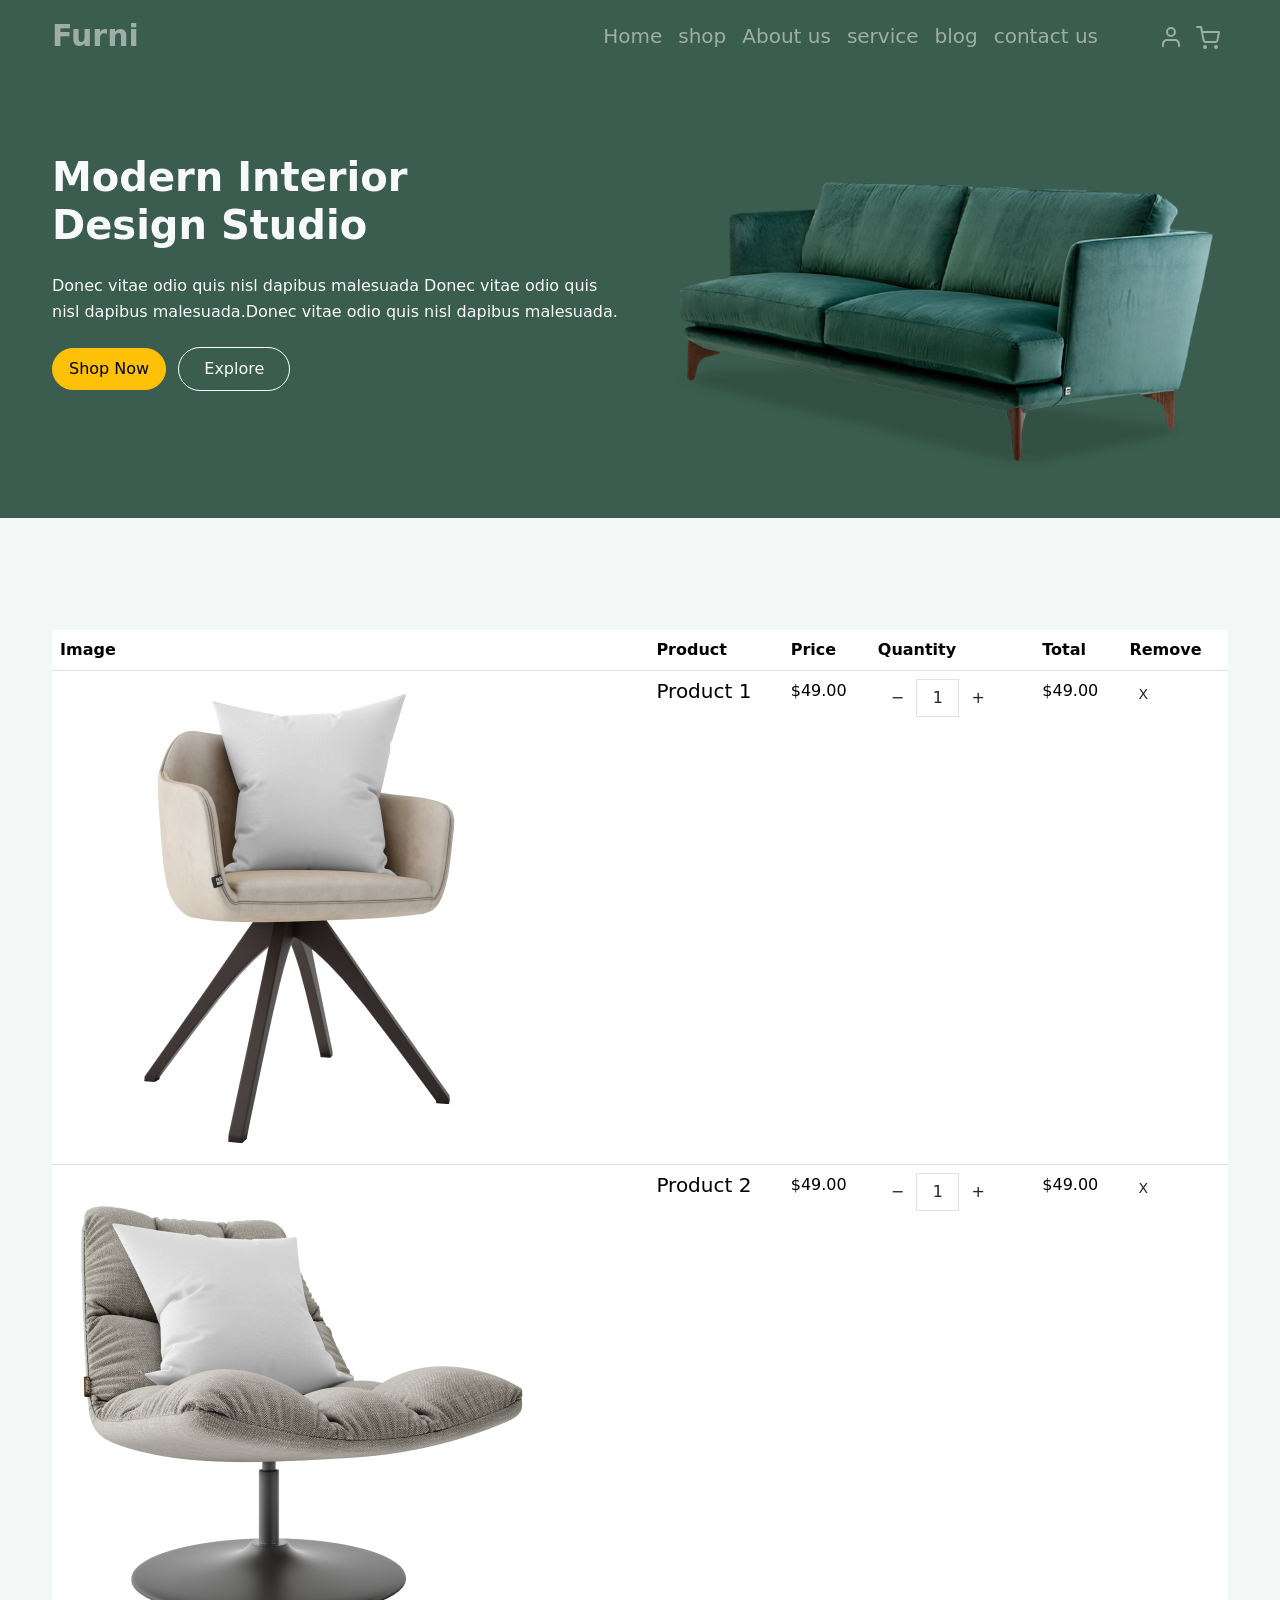
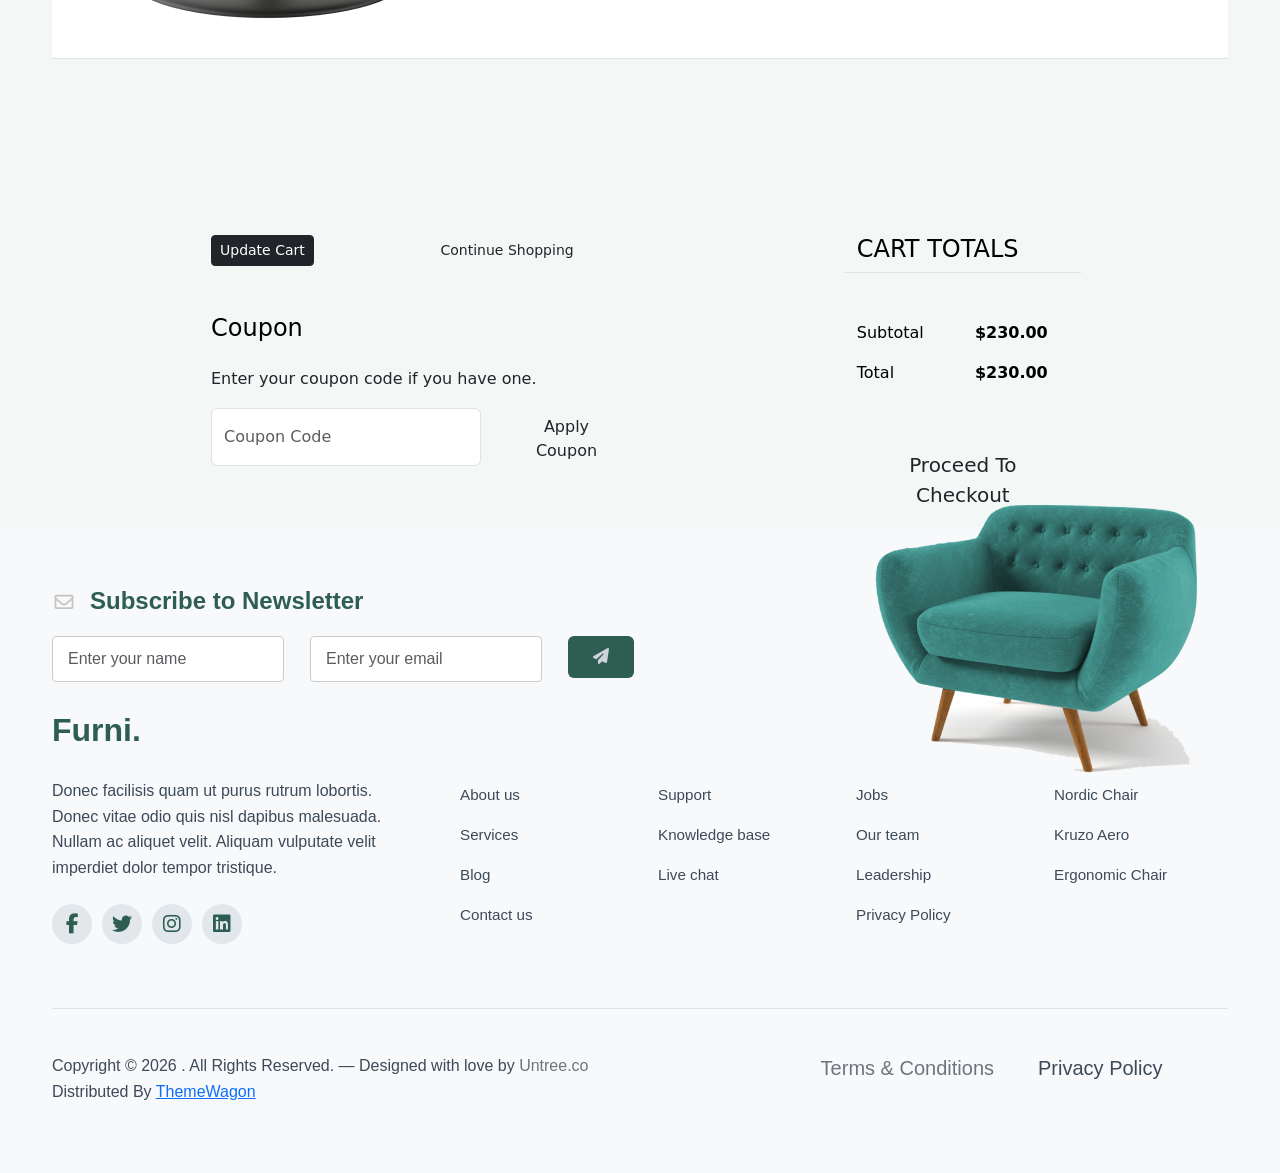
<file: cart.html>
<!DOCTYPE html>
<html lang="en">
<head>
    <meta charset="UTF-8">
    <meta name="viewport" content="width=device-width, initial-scale=1.0">
    <title>Document</title>
    <link rel="stylesheet" href="./bootstrap/bootstrap.min.css">
    <link rel="stylesheet" href="./css/style.css">
    <link rel="stylesheet" href="./css/all.css">
</head>
<body>
    <nav
        class="navbar navbar-expand-md text-light ">
        <div class="container">
            <a class="navbar-brand fw-bold" href="#">Furni</a>
            <button
                class="navbar-toggler d-lg-none"
                type="button"
                data-bs-toggle="collapse"
                data-bs-target="#collapsibleNavId"
                aria-controls="collapsibleNavId"
                aria-expanded="false"
                aria-label="Toggle navigation"
            >
                <span class="navbar-toggler-icon"></span>
            </button>
            <div class="collapse navbar-collapse d-flex justify-content-end" id="collapsibleNavId">
                <ul class="navbar-nav  mt-2 mt-lg-0">
                    <li class="nav-item">
                        <a class="nav-link active" href="index.html" aria-current="page"
                            >Home
                            <span class="visually-hidden">(current)</span></a
                        >
                    </li>
                    <li class="nav-item">
                        <a class="nav-link" href="shop.html">shop</a>
                    </li>
                    <li class="nav-item">
                        <a class="nav-link" href="about.html">About us</a>
                    </li>
                    <li class="nav-item">
                        <a class="nav-link" href="services.html">service</a>
                    </li>
                    <li class="nav-item">
                        <a class="nav-link" href="blog.html">blog</a>
                    </li>
                    <li class="nav-item">
                        <a class="nav-link" href="contact.html">contact us</a>
                    </li>
                    
                    
                </ul>
                <ul class="custom-navbar-cta navbar-nav ms-5">
                    <li class="nav-item"><a class="nav-link" href="#"><img src="images/user.svg" alt="User"></a></li>
                    <li class="nav-item"><a class="nav-link" href="cart.html"><img src="images/cart.svg" alt="Cart"></a></li>
                </ul>
                
            </div>
        </div>
    </nav>
    <div class="hero">
        <div class="container">
            <div class="row">
                <div class="col">
                    <div class="content text-light mt-5">
                        <h1 class="text-capitalize fw-bold">Modern Interior <span class="d-block">Design Studio</span></h1>
                        <p class="my-4 ">Donec vitae odio quis nisl dapibus malesuada Donec vitae odio quis nisl dapibus malesuada.Donec vitae odio quis nisl dapibus malesuada.</p>
                        <p>
                        <button href="shop.html" class="btn btn-warning me-2 rounded-5 px-3 py-2">Shop Now</button>
                        <button href="#" class="btn text-light rounded-5 px-4 py-2">Explore</button>
                        </p>
                    </div>
                </div>
                <div class="col">
                    <div class="hero_img">
                        <img src="./images/couch.png" class="img-fluid" alt="Hero Image">
                    </div>
                </div>
            </div>
        </div>
    </div>
    <div class="untree_co-section before-footer-section">
<div class="container">
<div class="row mb-5">
<form class="col-md-12" method="post">
<div class="site-blocks-table">
<table class="table">
<thead>
<tr>
<th class="product-thumbnail">Image</th>
<th class="product-name">Product</th>
<th class="product-price">Price</th>
<th class="product-quantity">Quantity</th>
<th class="product-total">Total</th>
<th class="product-remove">Remove</th>
</tr>
</thead>
<tbody>
<!-- Product 1 -->
<tr>
<td class="product-thumbnail">
<img src="images/product-1.png" alt="Product Image" class="img-fluid">
</td>
<td class="product-name">
<h2 class="h5 text-black productName">Product 1</h2>
</td>
<td class="Price">$49.00</td>
<td>
<div class="input-group mb-3 d-flex align-items-center quantity-container" style="max-width:
120px;">
<div class="input-group-prepend">
<button class="btn btn-outline-black decrease mins" type="button" >&minus;</button>
</div>
<input type="text" class="form-control text-center quantity-amount amount" value="1" >
<div class="input-group-append">
<button class="btn btn-outline-black increase plus" type="button" >&plus;</button>
</div>
</div>
</td>
<td class="total">$49.00</td>
<td>
<a href="#" class="btn btn-black btn-sm del" >X</a>
</td>
</tr>
<!-- Product 2 -->
<tr>
<td class="product-thumbnail">
<img src="images/product-2.png" alt="Product Image" class="img-fluid">
</td>
<td class="product-name">
<h2 class="h5 text-black productName">Product 2</h2>
</td>
<td class="Price">$49.00</td>
<td>
<div class="input-group mb-3 d-flex align-items-center quantity-container" style="max-width:
120px;">
<div class="input-group-prepend">
<button class="btn btn-outline-black decrease mins" type="button" >&minus;</button>
</div>
<input type="text" class="form-control text-center quantity-amount amount" value="1">
<div class="input-group-append">
<button class="btn btn-outline-black increase plus" type="button" >&plus;</button>
</div>
</div>
</td>
<td class="total">$49.00</td>
<td>
<a href="#" class="btn btn-black btn-sm del">X</a>
</td>
</tr>
</tbody>
</table>
</div>
</form>
</div>
</div>
    </div>
    <div class="container">
    <div class="row w-75 mx-auto">
<div class="col-md-6 ">
<div class="row mb-5">
<div class="col-md-6 mb-3 mb-md-0">
<button class="btn btn-dark btn-sm "> Update Cart </button>
</div>
<div class="col-md-6">
<button class="btn btn-outline-black btn-sm btn-block"> Continue Shopping </button>
</div>
</div>
<div class="row">
<div class="col-md-12">
<label class="text-black h4" for="coupon">Coupon</label>
<p>Enter your coupon code if you have one.</p>
</div>
<div class="col-md-8 mb-3 mb-md-0">
<input type="text" class="form-control py-3" id="coupon" placeholder="Coupon Code">
</div>
<div class="col-md-4">
<button class="btn btn-black"> Apply Coupon </button>
</div>
</div>
</div>
<div class="col-md-6 ps-5">
<div class="row justify-content-end">
<div class="col-md-7">
<div class="row">
<div class="col-md-12 text-right border-bottom mb-5">
<h3 class="text-black h4 text-uppercase">Cart Totals</h3>
</div>
</div>
<div class="row mb-3">
<div class="col-md-6">
<span class="text-black">Subtotal</span>
</div>
<div class="col-md-6 text-right">
<strong class="text-black">$230.00</strong>
</div>
</div>
<div class="row mb-5">
<div class="col-md-6">
<span class="text-black">Total</span>
</div>
<div class="col-md-6 text-right">
<strong class="text-black">$230.00</strong>
</div>
</div>

<div class="row">
<div class="col-md-12">
<button
class="btn btn-black btn-lg py-3 btn-block"
onclick="window.location='checkout.html'"
>
Proceed To Checkout
</button>
</div>
</div>
</div>
</div>
</div>
</div>
</div>
<footer class="footer-section">
<div class="container relative">
<div class="sofa-img">
<img src="images/sofa.png" alt="Image" class="img-fluid">
</div>
<!-- Subscription -->
<div class="row">
<div class="col-lg-8">
<div class="subscription-form">
<h3 class="d-flex align-items-center">
<span class="me-1">
<img src="images/envelope-outline.svg" alt="Image" class="img-fluid">
</span>
<span class="spot">Subscribe to Newsletter</span>
</h3>
<form action="#" class="row g-3">
<div class="col-auto">
<input type="text" class="form-control" placeholder="Enter your name">
</div>
<div class="col-auto">
<input type="email" class="form-control" placeholder="Enter your email">
</div>
<div class="col-auto">
<button class="btn btn-spot py-2 px-4">
<span class="fa fa-paper-plane"></span>
</button>
</div>
</form>
</div>
</div>
</div>
<div class="row g-5 mb-5">
<div class="col-lg-4">
<div class="my-4 footer-logo-wrap">
<a href="#" class="footer-logo ">Furni<span>.</span></a>
</div>
<p class="mb-4">
Donec facilisis quam ut purus rutrum lobortis. Donec vitae odio quis nisl dapibus malesuada.
Nullam ac aliquet velit. Aliquam vulputate velit imperdiet dolor tempor tristique.
</p>
<ul class="list-unstyled custom-social">
<li><a href="#"><span class="fa fa-brands fa-facebook-f spot"></span></a></li>
<li><a href="#"><span class="fa fa-brands fa-twitter spot"></span></a></li>
<li><a href="#"><span class="fa fa-brands fa-instagram spot"></span></a></li>
<li><a href="#"><span class="fa fa-brands fa-linkedin spot"></span></a></li>
</ul>
</div>
<div class="col-lg-8">
<div class="row links-wrap">
<div class="col-6 col-sm-6 col-md-3 mt-5">
<ul class="list-unstyled mt-5">
<li><a href="#">About us</a></li>
<li><a href="#">Services</a></li>
<li><a href="#">Blog</a></li>
<li><a href="#">Contact us</a></li>
</ul>
</div>
<div class="col-6 col-sm-6 col-md-3 mt-5">
<ul class="list-unstyled mt-5">
<li><a href="#">Support</a></li>
<li><a href="#">Knowledge base</a></li>
<li><a href="#">Live chat</a></li>
</ul>
</div>
<div class="col-6 col-sm-6 col-md-3 mt-5">
<ul class="list-unstyled mt-5">
<li><a href="#">Jobs</a></li>
<li><a href="#">Our team</a></li>
<li><a href="#">Leadership</a></li>
<li><a href="#">Privacy Policy</a></li>
</ul>
</div>
<div class="col-6 col-sm-6 col-md-3 mt-5">
<ul class="list-unstyled mt-5">
<li><a href="#">Nordic Chair</a></li>
<li><a href="#">Kruzo Aero</a></li>
<li><a href="#">Ergonomic Chair</a></li>
</ul>
</div>
</div>
</div>
</div>
<div class="border-top copyright">
<div class="row pt-4">
<div class="col-lg-6">
<p class="mb-2 text-center text-lg-start">
Copyright &copy;
<script>document.write(new Date().getFullYear());</script>
. All Rights Reserved. — Designed with love by
<a class="text-decoration-none text-secondary" href="https://untree.co">Untree.co</a>
Distributed By
<a href="https://themewagon.com">ThemeWagon</a>
</p>
</div>
<div class="col-lg-6 text-center text-lg-end">
<ul class="list-unstyled d-inline-flex ms-auto">
<li class="me-4"><a class="text-decoration-none text-secondary" href="#">Terms &amp; Conditions</a></li>
<li><a href="#">Privacy Policy</a></li>
</ul>
</div>
</div>
</div>
</div>
</footer>

<script type="module" src="./js/script.js"></script>
</body>
</html>
</file>
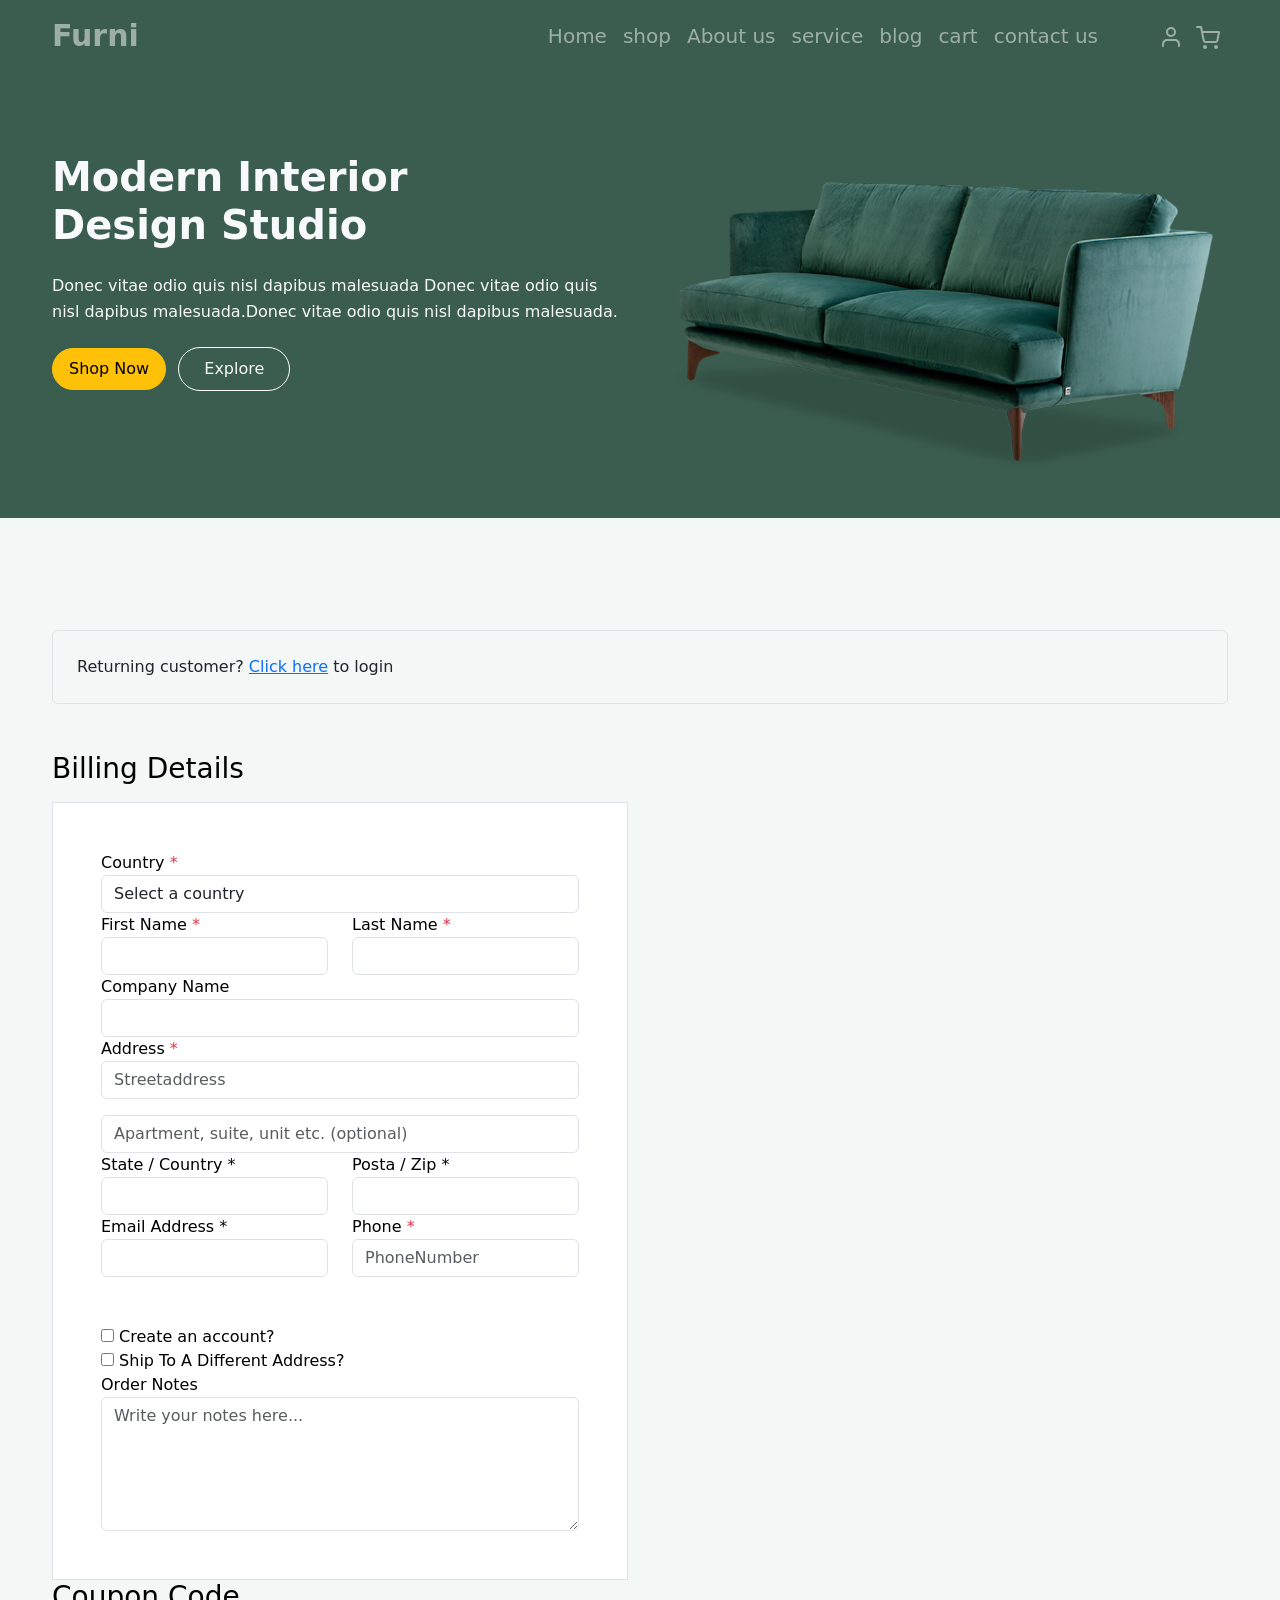
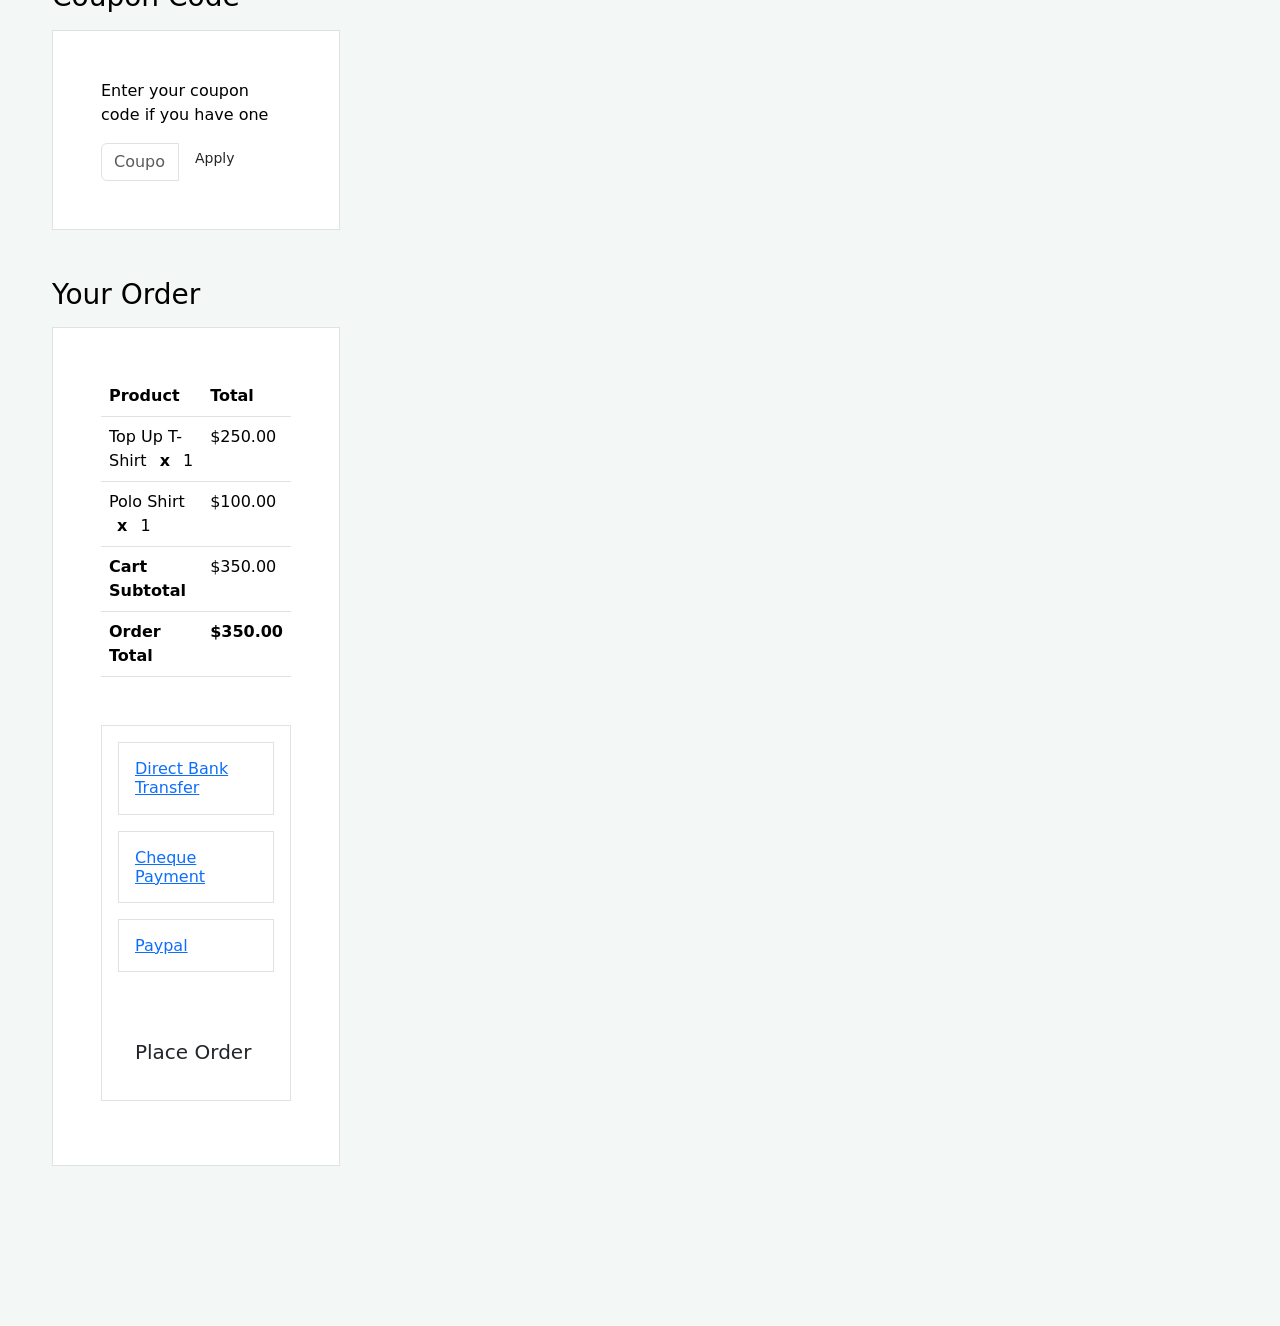
<file: checkout.html>
<!DOCTYPE html>
<html lang="en">
<head>
    <meta charset="UTF-8">
    <meta name="viewport" content="width=device-width, initial-scale=1.0">
    <title>Document</title>
    <link rel="stylesheet" href="./bootstrap/bootstrap.min.css">
    <link rel="stylesheet" href="./css/all.css">
    <link rel="stylesheet" href="./css/style.css">
</head>
<body>
    <nav
        class="navbar navbar-expand-md text-light ">
        <div class="container">
            <a class="navbar-brand fw-bold" href="#">Furni</a>
            <button
                class="navbar-toggler d-lg-none"
                type="button"
                data-bs-toggle="collapse"
                data-bs-target="#collapsibleNavId"
                aria-controls="collapsibleNavId"
                aria-expanded="false"
                aria-label="Toggle navigation"
            >
                <span class="navbar-toggler-icon"></span>
            </button>
            <div class="collapse navbar-collapse d-flex justify-content-end" id="collapsibleNavId">
                <ul class="navbar-nav  mt-2 mt-lg-0">
                    <li class="nav-item">
                        <a class="nav-link active" href="index.html" aria-current="page"
                            >Home
                            <span class="visually-hidden">(current)</span></a
                        >
                    </li>
                    <li class="nav-item">
                        <a class="nav-link" href="shop.html">shop</a>
                    </li>
                    <li class="nav-item">
                        <a class="nav-link" href="about.html">About us</a>
                    </li>
                    <li class="nav-item">
                        <a class="nav-link" href="services.html">service</a>
                    </li>
                    <li class="nav-item">
                        <a class="nav-link" href="blog.html">blog</a>
                    </li>
                    <li class="nav-item">
                        <a class="nav-link" href="cart.html">cart</a>
                    </li>
                    <li class="nav-item">
                        <a class="nav-link" href="contact.html">contact us</a>
                    </li>
                    
                </ul>
                <ul class="custom-navbar-cta navbar-nav ms-5">
                    <li class="nav-item"><a class="nav-link" href="#"><img src="images/user.svg" alt="User"></a></li>
                    <li class="nav-item"><a class="nav-link" href="cart.html"><img src="images/cart.svg" alt="Cart"></a></li>
                </ul>
                
            </div>
        </div>
    </nav>
    <div class="hero">
        <div class="container">
            <div class="row">
                <div class="col">
                    <div class="content text-light mt-5">
                        <h1 class="text-capitalize fw-bold">Modern Interior <span class="d-block">Design Studio</span></h1>
                        <p class="my-4 ">Donec vitae odio quis nisl dapibus malesuada Donec vitae odio quis nisl dapibus malesuada.Donec vitae odio quis nisl dapibus malesuada.</p>
                        <p>
                        <button href="shop.html" class="btn btn-warning me-2 rounded-5 px-3 py-2">Shop Now</button>
                        <button href="#" class="btn text-light rounded-5 px-4 py-2">Explore</button>
                        </p>
                    </div>
                </div>
                <div class="col">
                    <div class="hero_img">
                        <img src="./images/couch.png" class="img-fluid" alt="Hero Image">
                    </div>
                </div>
            </div>
        </div>
    </div>
    <div class="untree_co-section">
<div class="container">
<div class="row mb-5">
<div class="col-md-12">
<div class="border p-4 rounded" role="alert">
Returning customer? <a href="#">Click here</a> to login
</div>
</div>
</div>
<div class="row">
<div class="col-md-6 mb-5 mb-md-0">
<h2 class="h3 mb-3 text-black">Billing Details</h2>
<div class="p-3 p-lg-5 border bg-white">
<div>
<label for="c_country" class="text-black">Country <span class="text-danger">*</span></label>
<select id="c_country" class="form-control">
<option value="1">Select a country</option>
<option value="2">Egypt</option>
<option value="3">Saudi Arabia</option>
<option value="4">Qatar</option>
<option value="5">Libya</option>
<option value="6">Lebanon</option>
<option value="7">Iraq</option>
<option value="8">Jordan</option>
<option value="9">Morocco</option>
</select>
</div>
<div class="row">
<div class="col-md-6">
<label for="c_fname" class="text-black">First Name <span class="text-danger">*</span></label>
<input type="text" class="form-control" id="c_fname" name="c_fname">
</div>
<div class="col-md-6">
<label for="c_lname" class="text-black">Last Name <span class="text-danger">*</span></label>
<input type="text" class="form-control" id="c_lname" name="c_lname">
</div>
</div>
<div class="row">
<div class="col-md-12">
<label for="c_companyname" class="text-black">Company Name</label>
<input type="text" class="form-control" id="c_companyname" name="c_companyname">
</div>
</div>
<div class="row">
<div class="col-md-12">
<label for="c_address" class="text-black">Address <span class="text-danger">*</span></label>
<input type="text" class="form-control" id="c_address" name="c_address" placeholder="Street
address">
</div>
</div>
<div class="mt-3">
<input type="text" class="form-control" placeholder="Apartment, suite, unit etc. (optional)">
</div>
<div class="row">
<div class="col-md-6">
<label for="c_state_country" class="text-black">State / Country <span class="textdanger">*</
span></label>
<input type="text" class="form-control" id="c_state_country" name="c_state_country">
</div>
<div class="col-md-6">
<label for="c_postal_zip" class="text-black">Posta / Zip <span class="textdanger">*</
span></label>
<input type="text" class="form-control" id="c_postal_zip" name="c_postal_zip">
</div>
</div>
<div class="row mb-5">
<div class="col-md-6">
<label for="c_email_address" class="text-black">Email Address <span class="textdanger">*</
span></label>
<input type="text" class="form-control" id="c_email_address" name="c_email_address">
</div>
<div class="col-md-6">
<label for="c_phone" class="text-black">Phone <span class="text-danger">*</span></label>
<input type="text" class="form-control" id="c_phone" name="c_phone" placeholder="Phone
Number">
</div>
</div>
<!-- Create Account -->
<div>
<label for="c_create_account" class="text-black" data-bs-toggle="collapse"
href="#create_an_account" role="button" aria-expanded="false" aria-controls="create_an_account">
<input type="checkbox" value="1" id="c_create_account"> Create an account?
</label>
<div class="collapse" id="create_an_account">
<div class="py-2 mb-4">
<p class="mb-3">Create an account by entering the information below. If you are a returning
customer please login at the top of the page.</p>
<div>
<label for="c_account_password" class="text-black">Account Password</label>
<input type="email" class="form-control" id="c_account_password"
name="c_account_password">
</div>
</div>
</div>
</div>
<div>
<label for="c_ship_different_address" class="text-black" data-bs-toggle="collapse"
href="#ship_different_address" role="button" aria-expanded="false" ariacontrols="
ship_different_address">
<input type="checkbox" value="1" id="c_ship_different_address"> Ship To A Different Address?
</label>
<div class="collapse" id="ship_different_address">
<div class="py-2">
<div>
<label for="c_diff_country" class="text-black">Country <span class="textdanger">*</
span></label>
<select id="c_diff_country" class="form-control">
<option value="1">Select a country</option>
<option value="2">Egypt</option>
<option value="3">Saudi Arabia</option>
<option value="4">Qatar</option>
<option value="5">Libya</option>
<option value="6">Lebanon</option>
<option value="7">Iraq</option>
<option value="8">Jordan</option>
<option value="9">Morocco</option>
</select>
</div>
<div class="row">
<div class="col-md-6">
<label for="c_diff_fname" class="text-black">First Name <span class="textdanger">*</
span></label>
<input type="text" class="form-control" id="c_diff_fname" name="c_diff_fname">
</div>
<div class="col-md-6">
<label for="c_diff_lname" class="text-black">Last Name <span class="textdanger">*</
span></label>
<input type="text" class="form-control" id="c_diff_lname" name="c_diff_lname">
</div>
</div>
<div class="row">
<div class="col-md-12">
<label for="c_diff_companyname" class="text-black">Company Name</label>
<input type="text" class="form-control" id="c_diff_companyname"
name="c_diff_companyname">
</div>
</div>
<div class="row mb-3">
<div class="col-md-12">
<label for="c_diff_address" class="text-black">Address <span class="textdanger">*</
span></label>
<input type="text" class="form-control" id="c_diff_address" name="c_diff_address"
placeholder="Street address">
</div>
</div>
<div>
<input type="text" class="form-control" placeholder="Apartment, suite, unit etc. (optional)">
</div>
<div class="row">
<div class="col-md-6">
<label for="c_diff_state_country" class="text-black">State / Country <span class="textdanger">*</
span></label>
<input type="text" class="form-control" id="c_diff_state_country"
name="c_diff_state_country">
</div>
<div class="col-md-6">
<div class="col-md-6">
<label for="c_diff_postal_zip" class="text-black">Posta / Zip <span class="textdanger">*</
span></label>
<input type="text" class="form-control" id="c_diff_postal_zip" name="c_diff_postal_zip">
</div>
</div>
<div class="row mb-5">
<div class="col-md-6">
<label for="c_diff_email_address" class="text-black">Email Address <span class="textdanger">*</
span></label>
<input type="text" class="form-control" id="c_diff_email_address"
name="c_diff_email_address">
</div>
<div class="col-md-6">
<label for="c_diff_phone" class="text-black">Phone <span class="textdanger">*</
span></label>
<input type="text" class="form-control" id="c_diff_phone" name="c_diff_phone"
placeholder="Phone Number">
</div>
</div>
</div>
</div>
</div>
<div>
<label for="c_order_notes" class="text-black">Order Notes</label>
<textarea name="c_order_notes" id="c_order_notes" cols="30" rows="5" class="form-control"
placeholder="Write your notes here..."></textarea>
</div>
</div>
</div>
<div class="col-md-6">
<div class="row mb-5">
<div class="col-md-12">
<h2 class="h3 mb-3 text-black">Coupon Code</h2>
<div class="p-3 p-lg-5 border bg-white">
<label for="c_code" class="text-black mb-3">Enter your coupon code if you have one</label>
<div class="input-group w-75 couponcode-wrap">
<input type="text" class="form-control me-2" id="c_code" placeholder="Coupon Code" arialabel="
Coupon Code">
<div class="input-group-append">
<button class="btn btn-black btn-sm" type="button" id="button-addon2">Apply</button>
</div>
</div>
</div>
</div>
</div>
<div class="row mb-5">
<div class="col-md-12">
<h2 class="h3 mb-3 text-black">Your Order</h2>
<div class="p-3 p-lg-5 border bg-white">
<table class="table site-block-order-table mb-5">
<thead>
<th>Product</th>
<th>Total</th>
</thead>
<tbody>
<tr>
<td>Top Up T-Shirt <strong class="mx-2">x</strong> 1</td>
<td>$250.00</td>
</tr>
<tr>
<td>Polo Shirt <strong class="mx-2">x</strong> 1</td>
<td>$100.00</td>
</tr>
<tr>
<td class="text-black font-weight-bold"><strong>Cart Subtotal</strong></td>
<td class="text-black">$350.00</td>
</tr>
<tr>
<td class="text-black font-weight-bold"><strong>Order Total</strong></td>
<td class="text-black font-weight-bold"><strong>$350.00</strong></td>
</tr>
</tbody>
</table>
<!-- Payment Methods -->
<div class="border p-3 mb-3">
<h3 class="h6 mb-0">
<div class="border p-3 mb-3">
<h3 class="h6 mb-0">
<a class="d-block" data-bs-toggle="collapse" href="#collapsebank" role="button" ariaexpanded="
false" aria-controls="collapsebank"> Direct Bank Transfer </a>
</h3>
<div class="collapse" id="collapsebank">
<div class="py-2">
<p class="mb-0">Make your payment directly into our bank account. Please use your Order ID
as the payment reference. Your order won’t be shipped until the funds have cleared in our account.</p>
</div>
</div>
</div>
<div class="border p-3 mb-3">
<h3 class="h6 mb-0">
<a class="d-block" data-bs-toggle="collapse" href="#collapsecheque" role="button" ariaexpanded="
false" aria-controls="collapsecheque"> Cheque Payment </a>
</h3>
<div class="collapse" id="collapsecheque">
<div class="py-2">
<p class="mb-0">Make your payment directly into our bank account. Please use your Order ID
as the payment reference. Your order won’t be shipped until the funds have cleared in our account.</p>
</div>
</div>
</div>
<div class="border p-3 mb-5">
<h3 class="h6 mb-0">
<a class="d-block" data-bs-toggle="collapse" href="#collapsepaypal" role="button" ariaexpanded="
false" aria-controls="collapsepaypal"> Paypal </a>
</h3>
<div class="collapse" id="collapsepaypal">
<div class="py-2">
<p class="mb-0">Make your payment directly into our bank account. Please use your Order ID
as the payment reference. Your order won’t be shipped until the funds have cleared in our account.</p>
</div>
</div>
</div>
<div>
<button class="btn btn-black btn-lg py-3 btn-block"
onclick="window.location='thankyou.html'">Place Order</button>
</div>
</div>
</div>
</div>
</div>
</div>
</div>
</div>
</body>
</html>
</file>
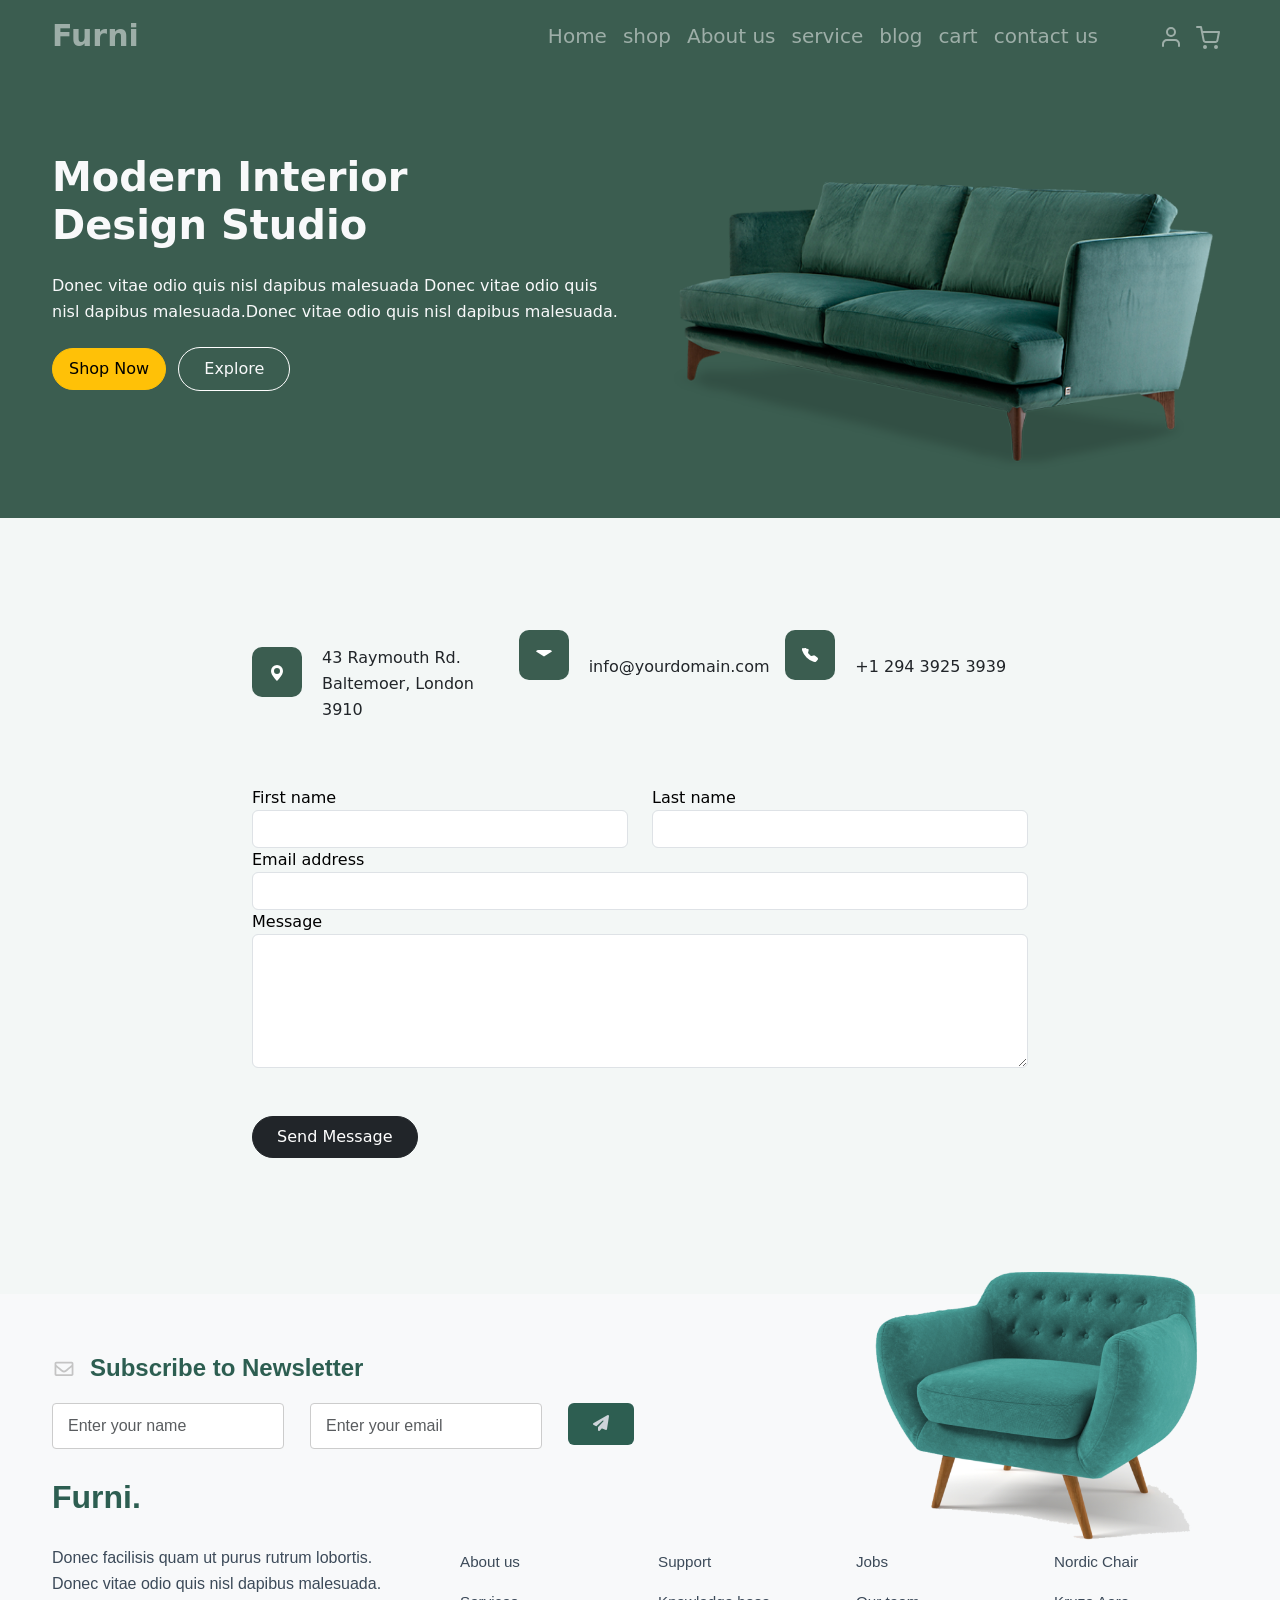
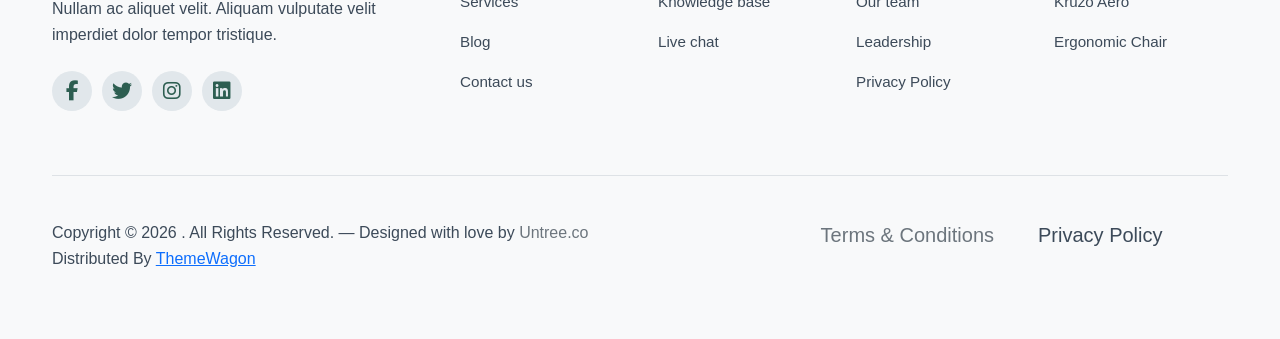
<file: contact.html>
<!DOCTYPE html>
<html lang="en">
<head>
    <meta charset="UTF-8">
    <meta name="viewport" content="width=device-width, initial-scale=1.0">
    <title>Document</title>
    <link rel="stylesheet" href="./bootstrap/bootstrap.min.css">
    <link rel="stylesheet" href="./css/style.css">
    <link rel="stylesheet" href="./css/all.css">
</head>
<body>
    <nav
        class="navbar navbar-expand-md text-light ">
        <div class="container">
            <a class="navbar-brand fw-bold" href="#">Furni</a>
            <button
                class="navbar-toggler d-lg-none"
                type="button"
                data-bs-toggle="collapse"
                data-bs-target="#collapsibleNavId"
                aria-controls="collapsibleNavId"
                aria-expanded="false"
                aria-label="Toggle navigation"
            >
                <span class="navbar-toggler-icon"></span>
            </button>
            <div class="collapse navbar-collapse d-flex justify-content-end" id="collapsibleNavId">
                <ul class="navbar-nav  mt-2 mt-lg-0">
                    <li class="nav-item">
                        <a class="nav-link active" href="index.html" aria-current="page"
                            >Home
                            <span class="visually-hidden">(current)</span></a
                        >
                    </li>
                    <li class="nav-item">
                        <a class="nav-link" href="shop.html">shop</a>
                    </li>
                    <li class="nav-item">
                        <a class="nav-link" href="about.html">About us</a>
                    </li>
                    <li class="nav-item">
                        <a class="nav-link" href="services.html">service</a>
                    </li>
                    <li class="nav-item">
                        <a class="nav-link" href="blog.html">blog</a>
                    </li>
                    <li class="nav-item">
                        <a class="nav-link" href="cart.html">cart</a>
                    </li>
                    <li class="nav-item">
                        <a class="nav-link" href="contact.html">contact us</a>
                    </li>
                    
                </ul>
                <ul class="custom-navbar-cta navbar-nav ms-5">
                    <li class="nav-item"><a class="nav-link" href="#"><img src="images/user.svg" alt="User"></a></li>
                    <li class="nav-item"><a class="nav-link" href="cart.html"><img src="images/cart.svg" alt="Cart"></a></li>
                </ul>
                
            </div>
        </div>
    </nav>
    <div class="hero">
        <div class="container">
            <div class="row">
                <div class="col">
                    <div class="content text-light mt-5">
                        <h1 class="text-capitalize fw-bold">Modern Interior <span class="d-block">Design Studio</span></h1>
                        <p class="my-4 ">Donec vitae odio quis nisl dapibus malesuada Donec vitae odio quis nisl dapibus malesuada.Donec vitae odio quis nisl dapibus malesuada.</p>
                        <p>
                        <button href="shop.html" class="btn btn-warning me-2 rounded-5 px-3 py-2">Shop Now</button>
                        <button href="#" class="btn text-light rounded-5 px-4 py-2">Explore</button>
                        </p>
                    </div>
                </div>
                <div class="col">
                    <div class="hero_img">
                        <img src="./images/couch.png" class="img-fluid" alt="Hero Image">
                    </div>
                </div>
            </div>
        </div>
    </div>
    <div class="untree_co-section">
<div class="container">
<div class="block">
<div class="row justify-content-center">
<div class="col-md-8 col-lg-8 pb-4">
<div class="row mb-5">
    <!-- Address -->
<div class="col-lg-4">
<div
class="service no-shadow align-items-center link horizontal d-flex active"
data-aos="fade-left"
data-aos-delay="0" >
<div class="service-icon color-1 mb-4">
<svg
xmlns="http://www.w3.org/2000/svg"
width="16"
height="16"
fill="currentColor"
class="bi bi-geo-alt-fill"
viewBox="0 0 16 16" >
<path d="M8 16s6-5.686 6-10A6 6 0 0 0 2 6c0 4.314 6 10 6 10zm0-7a3 3 0 1 1 0-6 3 3 0 0 1 0
6z"/>
</svg>
</div>
<div class="service-contents">
<p>43 Raymouth Rd. Baltemoer, London 3910</p>
</div>
</div>
</div>
<!-- Email -->
<div class="col-lg-4">
<div
class="service no-shadow align-items-center link horizontal d-flex active"
data-aos="fade-left"
data-aos-delay="0" >
<div class="service-icon color-1 mb-4">
<svg
xmlns="http://www.w3.org/2000/svg"
width="16"
height="16"
fill="currentColor"
class="bi bi-envelope-fill"
viewBox="0 0 16 16" >
<path d="M.05 3.555A2 2 0 0 1 2 2h12a2 2 0 0 1 1.95 1.555L8 8.414.05 3.555zM04.697v7.104l5.803-3.558L0 4.697zM6.761 8.83l-6.57 4.027A2 2 0 0 0 2 14h12a2 2 0 0 0 1.808-1.144l-6.57-4.027L8 9.586l-1.239-.757zm3.436-.586L16 11.801V4.697l-5.803 3.546z"/>
</svg>
</div>
<div class="service-contents">
<p>info@yourdomain.com</p>
</div>
</div>
</div>
<!-- Phone -->
<div class="col-lg-4">
<div
class="service no-shadow align-items-center link horizontal d-flex active"
data-aos="fade-left"
data-aos-delay="0" >
<div class="service-icon color-1 mb-4">
<svg
xmlns="http://www.w3.org/2000/svg"
width="16"
height="16"
fill="currentColor"
class="bi bi-telephone-fill"
viewBox="0 0 16 16" >
<path fill-rule="evenodd" d="M1.885.511a1.745 1.745 0 0 1 2.61.163L6.292.98c.329.423.445.974.315 1.494l-.547 2.19a.678.678 0 0 0 .178.643l2.457 2.457a.678.678 0 0 0.644.178l2.189-.547a1.745 1.745 0 0 1 1.494.315l2.306 1.794c.829.645.905 1.87.163 2.611l-1.034 1.034c-.74.74-1.846 1.065-2.877.702a18.634 18.634 0 0 1-7.01-4.42 18.634 18.634 0 0 1-4.42-7.009c-.362-1.03-.037-2.137.703-2.877L1.885.511z" />
</svg>
</div>
<div class="service-contents">
<p>+1 294 3925 3939</p>
</div>
</div>
</div>
</div>
<form onsubmit="valid()">
<div class="row">
<div class="col-6">
<label class="text-black" for="fname">First name</label>
<input type="text" class="form-control" id="fname">
</div>
<div class="col-6">
<label class="text-black" for="lname">Last name</label>
<input type="text" class="form-control" id="lname">
</div>
</div>
<div>
<label class="text-black" for="email">Email address</label>
<input type="email" class="form-control" id="email">
</div>
<div class="mb-5">
<label class="text-black" for="message">Message</label>
<textarea class="form-control" id="message" cols="30" rows="5"></textarea>
</div>
<button type="submit" class="btn btn-dark rounded-5 py-2 px-4" id="btn"> Send Message </button>
</form>
</div>
</div>
</div>
</div>
</div>
<footer class="footer-section">
<div class="container relative">
<div class="sofa-img">
<img src="images/sofa.png" alt="Image" class="img-fluid">
</div>
<!-- Subscription -->
<div class="row">
<div class="col-lg-8">
<div class="subscription-form">
<h3 class="d-flex align-items-center">
<span class="me-1">
<img src="images/envelope-outline.svg" alt="Image" class="img-fluid">
</span>
<span class="spot">Subscribe to Newsletter</span>
</h3>
<form action="#" class="row g-3">
<div class="col-auto">
<input type="text" class="form-control" placeholder="Enter your name">
</div>
<div class="col-auto">
<input type="email" class="form-control" placeholder="Enter your email">
</div>
<div class="col-auto">
<button class="btn btn-spot py-2 px-4">
<span class="fa fa-paper-plane"></span>
</button>
</div>
</form>
</div>
</div>
</div>
<div class="row g-5 mb-5">
<div class="col-lg-4">
<div class="my-4 footer-logo-wrap">
<a href="#" class="footer-logo ">Furni<span>.</span></a>
</div>
<p class="mb-4">
Donec facilisis quam ut purus rutrum lobortis. Donec vitae odio quis nisl dapibus malesuada.
Nullam ac aliquet velit. Aliquam vulputate velit imperdiet dolor tempor tristique.
</p>
<ul class="list-unstyled custom-social">
<li><a href="#"><span class="fa fa-brands fa-facebook-f spot"></span></a></li>
<li><a href="#"><span class="fa fa-brands fa-twitter spot"></span></a></li>
<li><a href="#"><span class="fa fa-brands fa-instagram spot"></span></a></li>
<li><a href="#"><span class="fa fa-brands fa-linkedin spot"></span></a></li>
</ul>
</div>
<div class="col-lg-8">
<div class="row links-wrap">
<div class="col-6 col-sm-6 col-md-3 mt-5">
<ul class="list-unstyled mt-5">
<li><a href="#">About us</a></li>
<li><a href="#">Services</a></li>
<li><a href="#">Blog</a></li>
<li><a href="#">Contact us</a></li>
</ul>
</div>
<div class="col-6 col-sm-6 col-md-3 mt-5">
<ul class="list-unstyled mt-5">
<li><a href="#">Support</a></li>
<li><a href="#">Knowledge base</a></li>
<li><a href="#">Live chat</a></li>
</ul>
</div>
<div class="col-6 col-sm-6 col-md-3 mt-5">
<ul class="list-unstyled mt-5">
<li><a href="#">Jobs</a></li>
<li><a href="#">Our team</a></li>
<li><a href="#">Leadership</a></li>
<li><a href="#">Privacy Policy</a></li>
</ul>
</div>
<div class="col-6 col-sm-6 col-md-3 mt-5">
<ul class="list-unstyled mt-5">
<li><a href="#">Nordic Chair</a></li>
<li><a href="#">Kruzo Aero</a></li>
<li><a href="#">Ergonomic Chair</a></li>
</ul>
</div>
</div>
</div>
</div>
<div class="border-top copyright">
<div class="row pt-4">
<div class="col-lg-6">
<p class="mb-2 text-center text-lg-start">
Copyright &copy;
<script>document.write(new Date().getFullYear());</script>
. All Rights Reserved. — Designed with love by
<a class="text-decoration-none text-secondary" href="https://untree.co">Untree.co</a>
Distributed By
<a href="https://themewagon.com">ThemeWagon</a>
</p>
</div>
<div class="col-lg-6 text-center text-lg-end">
<ul class="list-unstyled d-inline-flex ms-auto">
<li class="me-4"><a class="text-decoration-none text-secondary" href="#">Terms &amp; Conditions</a></li>
<li><a href="#">Privacy Policy</a></li>
</ul>
</div>
</div>
</div>
</div>
</footer>

<script type="module" src="./js/script.js"></script>
</body>
</html>
</file>
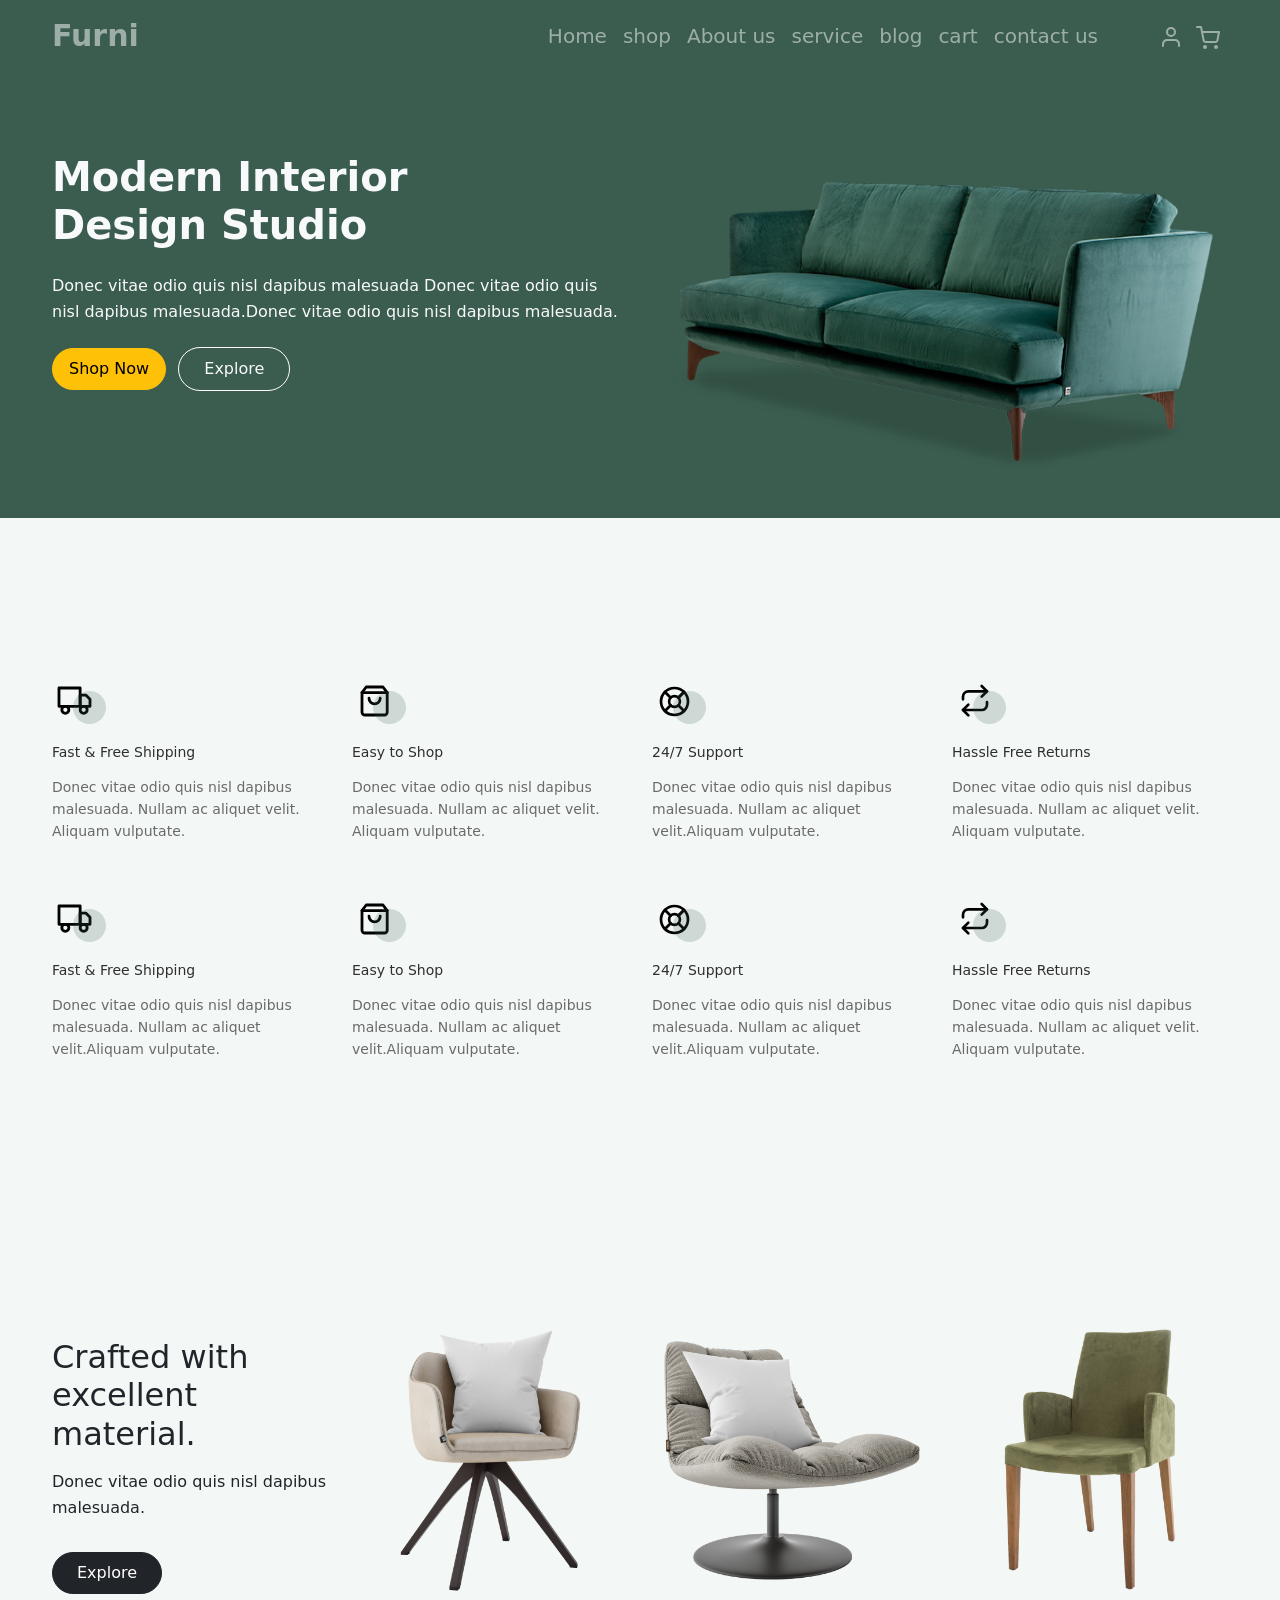
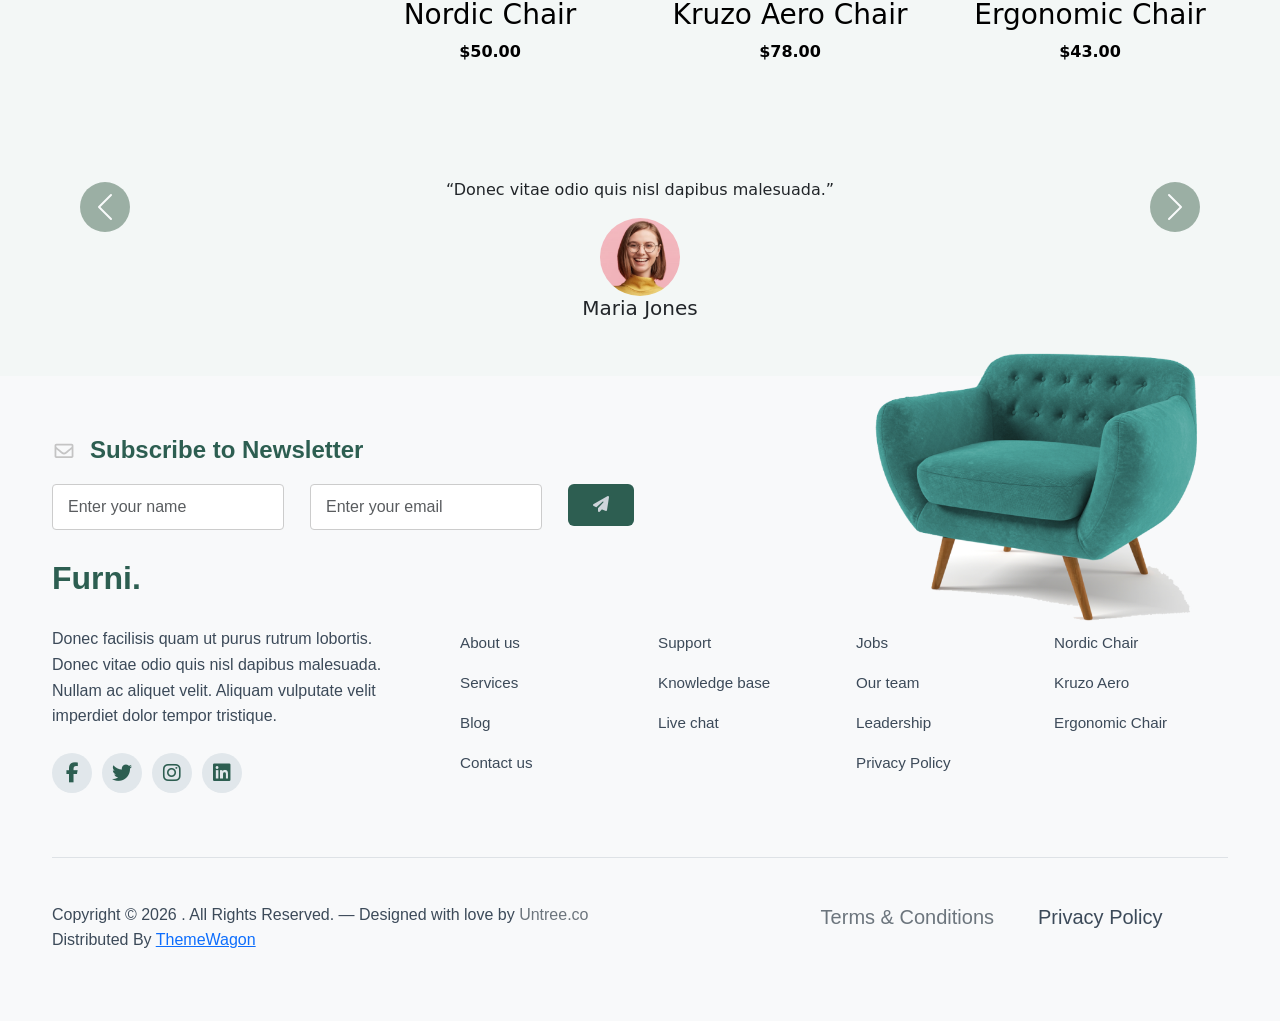
<file: services.html>
<!DOCTYPE html>
<html lang="en">
<head>
    <meta charset="UTF-8">
    <meta name="viewport" content="width=device-width, initial-scale=1.0">
    <title>services</title>
    <link rel="stylesheet" href="./bootstrap/bootstrap.min.css">
    <link rel="stylesheet" href="./css/style.css">
    <link rel="stylesheet" href="./css/all.css">
</head>
<body>
   <nav
        class="navbar navbar-expand-md text-light ">
        <div class="container">
            <a class="navbar-brand fw-bold" href="#">Furni</a>
            <button
                class="navbar-toggler d-lg-none"
                type="button"
                data-bs-toggle="collapse"
                data-bs-target="#collapsibleNavId"
                aria-controls="collapsibleNavId"
                aria-expanded="false"
                aria-label="Toggle navigation"
            >
                <span class="navbar-toggler-icon"></span>
            </button>
            <div class="collapse navbar-collapse d-flex justify-content-end" id="collapsibleNavId">
                <ul class="navbar-nav  mt-2 mt-lg-0">
                    <li class="nav-item">
                        <a class="nav-link active" href="index.html" aria-current="page"
                            >Home
                            <span class="visually-hidden">(current)</span></a
                        >
                    </li>
                    <li class="nav-item">
                        <a class="nav-link" href="shop.html">shop</a>
                    </li>
                    <li class="nav-item">
                        <a class="nav-link" href="about.html">About us</a>
                    </li>
                    <li class="nav-item">
                        <a class="nav-link" href="services.html">service</a>
                    </li>
                    <li class="nav-item">
                        <a class="nav-link" href="blog.html">blog</a>
                    </li>
                    <li class="nav-item">
                        <a class="nav-link" href="cart.html">cart</a>
                    </li>
                    <li class="nav-item">
                        <a class="nav-link" href="contact.html">contact us</a>
                    </li>
                    
                </ul>
                <ul class="custom-navbar-cta navbar-nav ms-5">
                    <li class="nav-item"><a class="nav-link" href="#"><img src="images/user.svg" alt="User"></a></li>
                    <li class="nav-item"><a class="nav-link" href="cart.html"><img src="images/cart.svg" alt="Cart"></a></li>
                </ul>
                
            </div>
        </div>
    </nav>
    <div class="hero">
        <div class="container">
            <div class="row">
                <div class="col">
                    <div class="content text-light mt-5">
                        <h1 class="text-capitalize fw-bold">Modern Interior <span class="d-block">Design Studio</span></h1>
                        <p class="my-4 ">Donec vitae odio quis nisl dapibus malesuada Donec vitae odio quis nisl dapibus malesuada.Donec vitae odio quis nisl dapibus malesuada.</p>
                        <p>
                        <button href="shop.html" class="btn btn-warning me-2 rounded-5 px-3 py-2">Shop Now</button>
                        <button href="#" class="btn text-light rounded-5 px-4 py-2">Explore</button>
                        </p>
                    </div>
                </div>
                <div class="col">
                    <div class="hero_img">
                        <img src="./images/couch.png" class="img-fluid" alt="Hero Image">
                    </div>
                </div>
            </div>
        </div>
    </div>
    <div class="why-choose-section">
<div class="container">
<div class="row my-5">
<div class="col-6 col-md-6 col-lg-3 mb-4">
<div class="feature">
<div class="icon"><img src="images/truck.svg" alt="Image" class="img-fluid"> </div>
<h3>Fast &amp; Free Shipping</h3>
<p>Donec vitae odio quis nisl dapibus malesuada. Nullam ac aliquet velit. Aliquam vulputate.</p>
</div>
</div>
<div class="col-6 col-md-6 col-lg-3 mb-4">
<div class="feature">
<div class="icon"><img src="images/bag.svg" alt="Image" class="img-fluid"></div>
<h3>Easy to Shop</h3>
<p>Donec vitae odio quis nisl dapibus malesuada. Nullam ac aliquet velit. Aliquam vulputate.</p>
</div>
</div>
<div class="col-6 col-md-6 col-lg-3 mb-4">
<div class="feature">
<div class="icon"><img src="images/support.svg" alt="Image" class="img-fluid"></div>
<h3>24/7 Support</h3>
<p>Donec vitae odio quis nisl dapibus malesuada. Nullam ac aliquet velit.Aliquam vulputate.</p>
</div>
</div>
<div class="col-6 col-md-6 col-lg-3 mb-4">
<div class="feature">
<div class="icon"><img src="images/return.svg" alt="Image" class="img-fluid"></div>
<h3>Hassle Free Returns</h3>
<p>Donec vitae odio quis nisl dapibus malesuada. Nullam ac aliquet velit. Aliquam vulputate.</p>
</div>
</div>
<div class="col-6 col-md-6 col-lg-3 mb-4">
<div class="feature">
<div class="icon"><img src="images/truck.svg" alt="Image" class="img-fluid"></div>
<h3>Fast &amp; Free Shipping</h3>
<p>Donec vitae odio quis nisl dapibus malesuada. Nullam ac aliquet velit.Aliquam vulputate.</p>
</div>
</div>
<div class="col-6 col-md-6 col-lg-3 mb-4">
<div class="feature">
<div class="icon"><img src="images/bag.svg" alt="Image" class="img-fluid"></div>
<h3>Easy to Shop</h3>
<p>Donec vitae odio quis nisl dapibus malesuada. Nullam ac aliquet velit.Aliquam vulputate.</p>
</div>
</div>
<div class="col-6 col-md-6 col-lg-3 mb-4">
<div class="feature">
<div class="icon"><img src="images/support.svg" alt="Image" class="img-fluid"></div>
<h3>24/7 Support</h3>
<p>Donec vitae odio quis nisl dapibus malesuada. Nullam ac aliquet velit.Aliquam vulputate.</p>
</div>
</div>
<div class="col-6 col-md-6 col-lg-3 mb-4">
<div class="feature">
<div class="icon"><img src="images/return.svg" alt="Image" class="img-fluid"></div>
<h3>Hassle Free Returns</h3>
<p>Donec vitae odio quis nisl dapibus malesuada. Nullam ac aliquet velit. Aliquam vulputate.</p>
</div>
</div>
</div>
</div>
</div>
<div class="Product-Section my-5">
        <div class="container">
            <div class="row">
                <div class="col">
                    <h2 class="section-title my-3">Crafted with excellent material.</h2>
                    <p class="my-3">Donec vitae odio quis nisl dapibus malesuada.</p>
                    <button href="shop.html" class="btn btn-dark rounded-5 px-4 py-2 my-3">Explore</button>
                </div>
                <div class="col">
                    <div class="overlay"></div>
                    <a class="product-item text-decoration-none" href="cart.html">
                    <img src="images/product-1.png" class="img-fluid product-thumbnail" alt="Nordic Chair">
                    <div class="text">
                        <h3>Nordic Chair</h3>
                        <strong>$50.00</strong>
                    </div>
                    <span class="icon-cross">
                    <img src="images/cross.svg" alt="Add">
                    </span>
                    </a>
                </div>
                <div class="col">
                    <a class="product-item text-decoration-none" href="cart.html">
                    <img src="images/product-2.png" class="img-fluid product-thumbnail" alt="Kruzo Aero Chair">
                    <div class="text">
                        <h3>Kruzo Aero Chair</h3>
                        <strong>$78.00</strong>
                    </div>
                    <span class="icon-cross">
                    <img src="images/cross.svg" alt="Add">
                    </span>
                    </a>
                    <div class="overlay"></div>
                </div>
                <div class="col">
                    <a class="product-item text-decoration-none" href="cart.html">
                    <img src="images/product-3.png" class="img-fluid product-thumbnail" alt="Ergonomic Chair">
                    <div class="text">
                        <h3>Ergonomic Chair</h3>
                        <strong>$43.00</strong>
                    </div>
                    <span class="icon-cross">
                    <img src="images/cross.svg" alt="Add">
                    </span>
                    </a>
                    <div class="overlay"></div>
                </div>
            </div>
        </div>
</div>
    <div id="testimonialCarousel" class="carousel slide my-5" data-bs-ride="carousel">
<div class="carousel-inner text-center mt-5">
<div class="carousel-item active">
<blockquote>
<p>“Donec vitae odio quis nisl dapibus malesuada.”</p>
</blockquote>
<img src="images/person-1.png" class="rounded-circle" width="80" alt="Maria Jones">
<h5>Maria Jones</h5>
</div>
<div class="carousel-item">
<blockquote>
<p>“Aliquam vulputate velit imperdiet dolor tempor tristique.”</p>
</blockquote>
<img src="images/person_2.jpg" class="rounded-circle" width="80" alt="John Smith">
<h5>John Smith</h5>
</div>
</div>
<button class="carousel-control-prev" data-bs-target="#testimonialCarousel" data-bs-slide="prev">
<span class="carousel-control-prev-icon"></span>
</button>
<button class="carousel-control-next" data-bs-target="#testimonialCarousel" data-bs-slide="next">
<span class="carousel-control-next-icon"></span>
</button>
</div>
<footer class="footer-section">
<div class="container relative">
<div class="sofa-img">
<img src="images/sofa.png" alt="Image" class="img-fluid">
</div>
<!-- Subscription -->
<div class="row">
<div class="col-lg-8">
<div class="subscription-form">
<h3 class="d-flex align-items-center">
<span class="me-1">
<img src="images/envelope-outline.svg" alt="Image" class="img-fluid">
</span>
<span class="spot">Subscribe to Newsletter</span>
</h3>
<form action="#" class="row g-3">
<div class="col-auto">
<input type="text" class="form-control" placeholder="Enter your name">
</div>
<div class="col-auto">
<input type="email" class="form-control" placeholder="Enter your email">
</div>
<div class="col-auto">
<button class="btn btn-spot py-2 px-4">
<span class="fa fa-paper-plane"></span>
</button>
</div>
</form>
</div>
</div>
</div>
<div class="row g-5 mb-5">
<div class="col-lg-4">
<div class="my-4 footer-logo-wrap">
<a href="#" class="footer-logo ">Furni<span>.</span></a>
</div>
<p class="mb-4">
Donec facilisis quam ut purus rutrum lobortis. Donec vitae odio quis nisl dapibus malesuada.
Nullam ac aliquet velit. Aliquam vulputate velit imperdiet dolor tempor tristique.
</p>
<ul class="list-unstyled custom-social">
<li><a href="#"><span class="fa fa-brands fa-facebook-f spot"></span></a></li>
<li><a href="#"><span class="fa fa-brands fa-twitter spot"></span></a></li>
<li><a href="#"><span class="fa fa-brands fa-instagram spot"></span></a></li>
<li><a href="#"><span class="fa fa-brands fa-linkedin spot"></span></a></li>
</ul>
</div>
<div class="col-lg-8">
<div class="row links-wrap">
<div class="col-6 col-sm-6 col-md-3 mt-5">
<ul class="list-unstyled mt-5">
<li><a href="#">About us</a></li>
<li><a href="#">Services</a></li>
<li><a href="#">Blog</a></li>
<li><a href="#">Contact us</a></li>
</ul>
</div>
<div class="col-6 col-sm-6 col-md-3 mt-5">
<ul class="list-unstyled mt-5">
<li><a href="#">Support</a></li>
<li><a href="#">Knowledge base</a></li>
<li><a href="#">Live chat</a></li>
</ul>
</div>
<div class="col-6 col-sm-6 col-md-3 mt-5">
<ul class="list-unstyled mt-5">
<li><a href="#">Jobs</a></li>
<li><a href="#">Our team</a></li>
<li><a href="#">Leadership</a></li>
<li><a href="#">Privacy Policy</a></li>
</ul>
</div>
<div class="col-6 col-sm-6 col-md-3 mt-5">
<ul class="list-unstyled mt-5">
<li><a href="#">Nordic Chair</a></li>
<li><a href="#">Kruzo Aero</a></li>
<li><a href="#">Ergonomic Chair</a></li>
</ul>
</div>
</div>
</div>
</div>
<div class="border-top copyright">
<div class="row pt-4">
<div class="col-lg-6">
<p class="mb-2 text-center text-lg-start">
Copyright &copy;
<script>document.write(new Date().getFullYear());</script>
. All Rights Reserved. — Designed with love by
<a class="text-decoration-none text-secondary" href="https://untree.co">Untree.co</a>
Distributed By
<a href="https://themewagon.com">ThemeWagon</a>
</p>
</div>
<div class="col-lg-6 text-center text-lg-end">
<ul class="list-unstyled d-inline-flex ms-auto">
<li class="me-4"><a class="text-decoration-none text-secondary" href="#">Terms &amp; Conditions</a></li>
<li><a href="#">Privacy Policy</a></li>
</ul>
</div>
</div>
</div>
</div>
</footer>
</body>
</html>
</file>
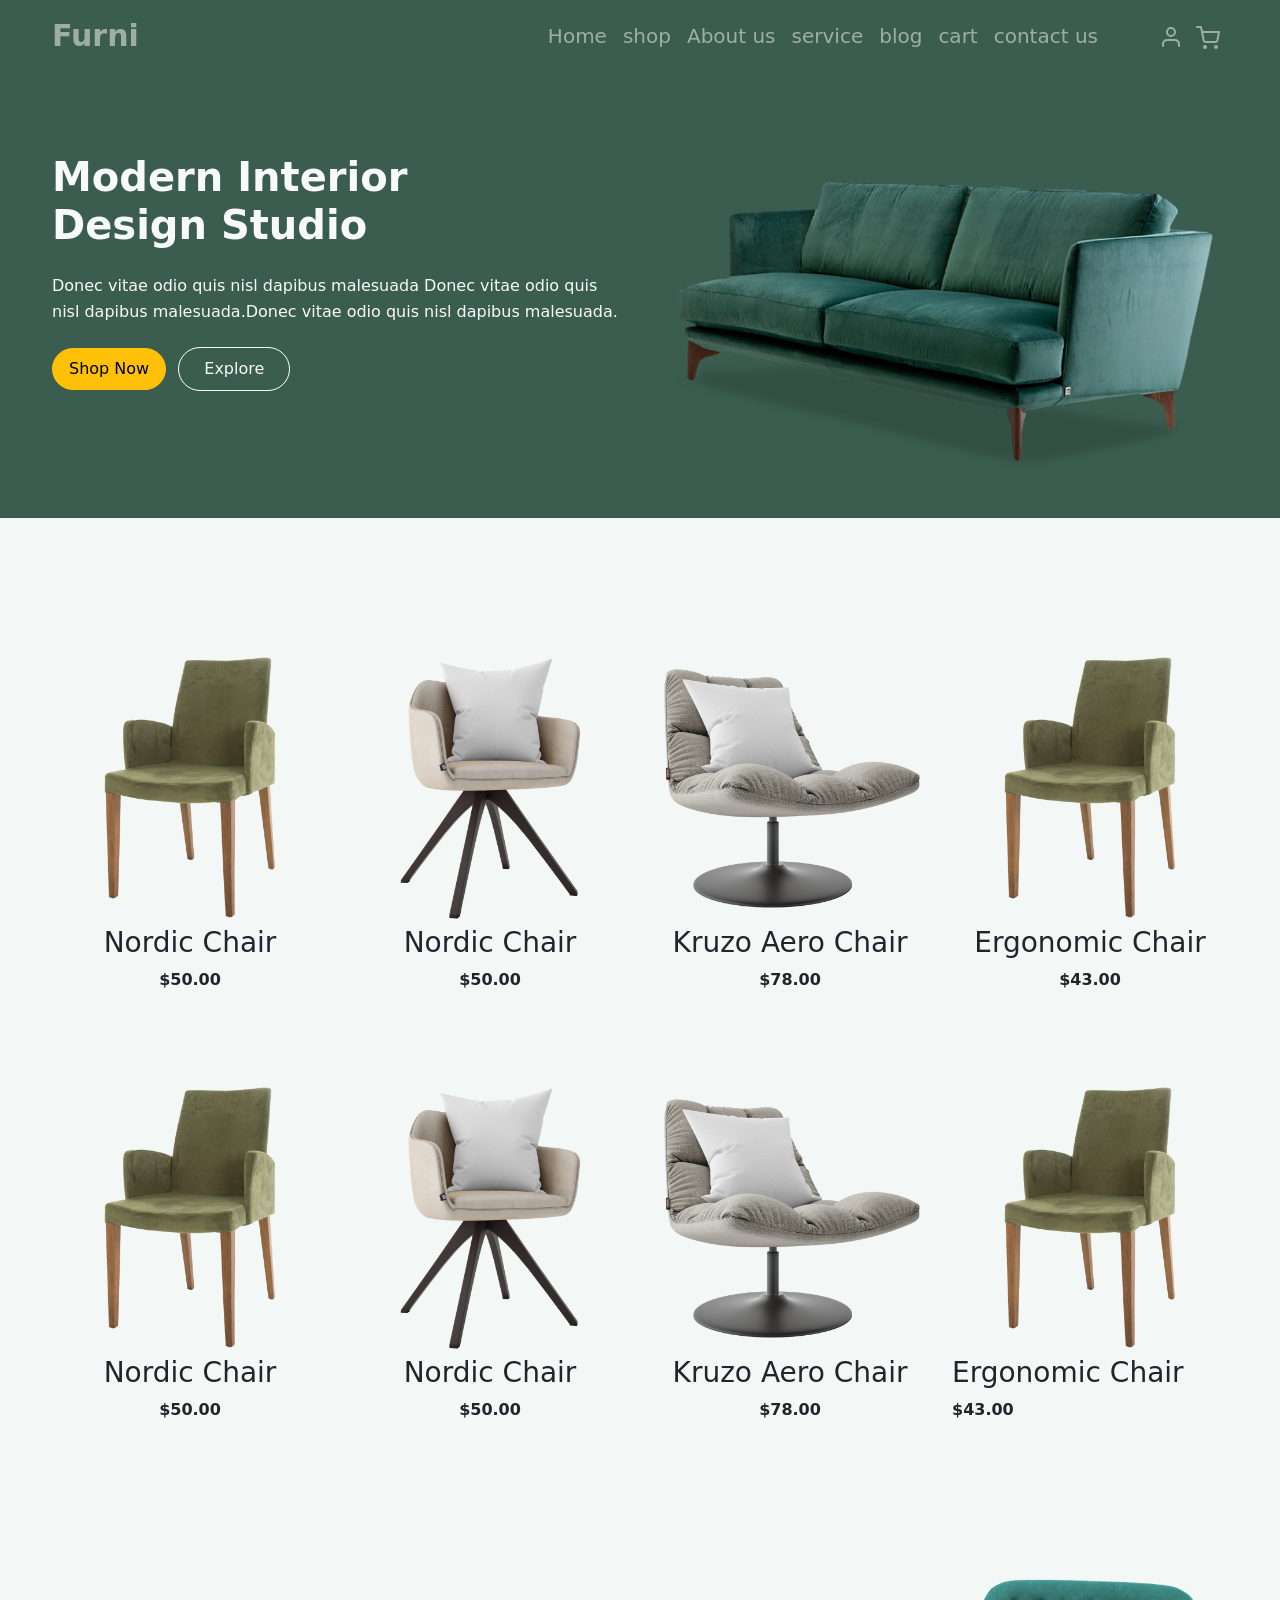
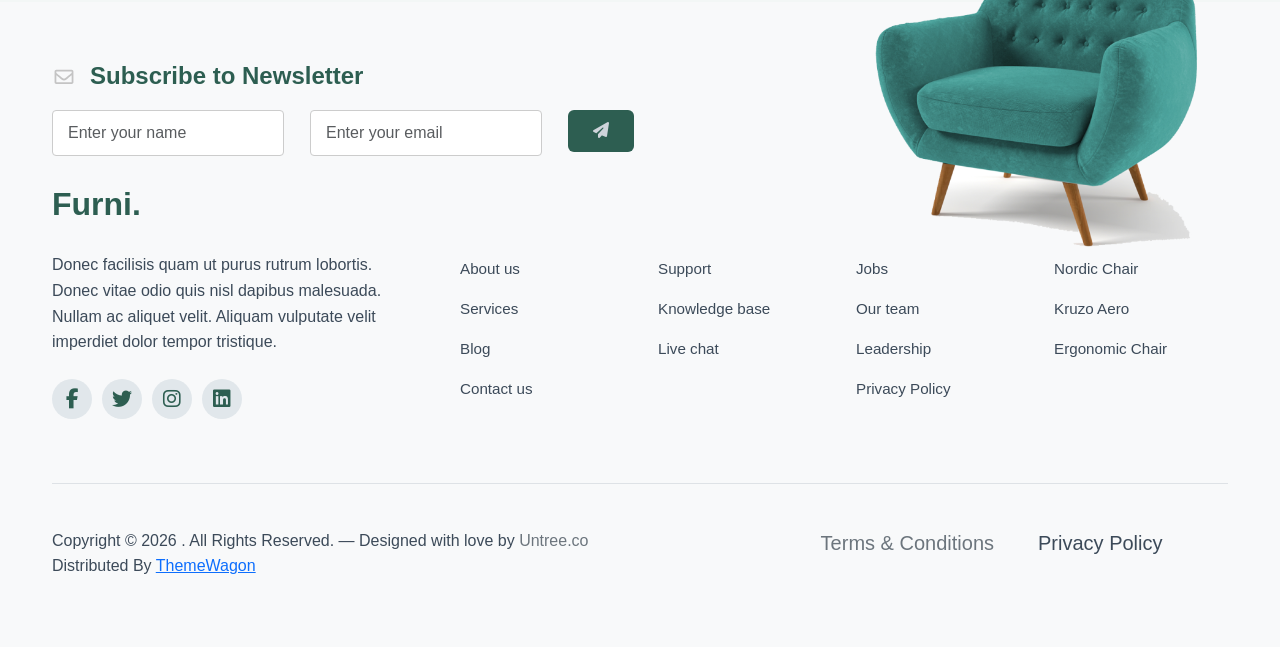
<file: shop.html>
<!DOCTYPE html>
<html lang="en">
<head>
    <meta charset="UTF-8">
    <meta name="viewport" content="width=device-width, initial-scale=1.0">
    <title>Document</title>
    <link rel="stylesheet" href="./bootstrap/bootstrap.min.css">
    <link rel="stylesheet" href="./css/all.css">
    <link rel="stylesheet" href="./css/style.css">
</head>
<body>
    <nav
        class="navbar navbar-expand-md text-light ">
        <div class="container">
            <a class="navbar-brand fw-bold" href="#">Furni</a>
            <button
                class="navbar-toggler d-lg-none"
                type="button"
                data-bs-toggle="collapse"
                data-bs-target="#collapsibleNavId"
                aria-controls="collapsibleNavId"
                aria-expanded="false"
                aria-label="Toggle navigation"
            >
                <span class="navbar-toggler-icon"></span>
            </button>
            <div class="collapse navbar-collapse d-flex justify-content-end" id="collapsibleNavId">
                <ul class="navbar-nav  mt-2 mt-lg-0">
                    <li class="nav-item">
                        <a class="nav-link active" href="index.html" aria-current="page"
                            >Home
                            <span class="visually-hidden">(current)</span></a
                        >
                    </li>
                    <li class="nav-item">
                        <a class="nav-link" href="shop.html">shop</a>
                    </li>
                    <li class="nav-item">
                        <a class="nav-link" href="about.html">About us</a>
                    </li>
                    <li class="nav-item">
                        <a class="nav-link" href="services.html">service</a>
                    </li>
                    <li class="nav-item">
                        <a class="nav-link" href="blog.html">blog</a>
                    </li>
                    <li class="nav-item">
                        <a class="nav-link" href="cart.html">cart</a>
                    </li>
                    <li class="nav-item">
                        <a class="nav-link" href="contact.html">contact us</a>
                    </li>
                    
                </ul>
                <ul class="custom-navbar-cta navbar-nav ms-5">
                    <li class="nav-item"><a class="nav-link" href="#"><img src="images/user.svg" alt="User"></a></li>
                    <li class="nav-item"><a class="nav-link" href="cart.html"><img src="images/cart.svg" alt="Cart"></a></li>
                </ul>
                
            </div>
        </div>
    </nav>
    <div class="hero">
        <div class="container">
            <div class="row">
                <div class="col">
                    <div class="content text-light mt-5">
                        <h1 class="text-capitalize fw-bold">Modern Interior <span class="d-block">Design Studio</span></h1>
                        <p class="my-4 ">Donec vitae odio quis nisl dapibus malesuada Donec vitae odio quis nisl dapibus malesuada.Donec vitae odio quis nisl dapibus malesuada.</p>
                        <p>
                        <button href="shop.html" class="btn btn-warning me-2 rounded-5 px-3 py-2">Shop Now</button>
                        <button href="#" class="btn text-light rounded-5 px-4 py-2">Explore</button>
                        </p>
                    </div>
                </div>
                <div class="col">
                    <div class="hero_img">
                        <img src="./images/couch.png" class="img-fluid" alt="Hero Image">
                    </div>
                </div>
            </div>
        </div>
    </div>
    <div class="untree_co-section product-section before-footer-section">
<div class="container">
<div class="row">
<!-- Start Column 1 -->
<div class="col-12 col-md-4 col-lg-3 mb-5 text-center ">
    <a class="product-item text-decoration-none" href="cart.html">
<div class="overlay2">
<img src="images/product-3.png" class="img-fluid product-thumbnail">
<h3 class="product-title text-dark">Nordic Chair</h3>
<strong class="product-price text-dark">$50.00</strong>
<span class="icon-cross">
<img src="images/cross.svg" class="img-fluid">
</span>
</div>
</a>
</div>
<!-- Start Column 2 -->
<div class="col-12 col-md-4 col-lg-3 mb-5 text-center">
    <a class="product-item text-decoration-none" href="cart.html">
<div class="overlay2">
<img src="images/product-1.png" class="img-fluid product-thumbnail">
<h3 class="product-title text-dark ">Nordic Chair</h3>
<strong class="product-price text-dark ">$50.00</strong>
<span class="icon-cross">
<img src="images/cross.svg" class="img-fluid"></span>
</div>
</a>
</div>
<!-- Start Column 3 -->
<div class="col-12 col-md-4 col-lg-3 mb-5 text-center">
    <a class="product-item text-decoration-none" href="cart.html">
    <div class="overlay2">
<img src="images/product-2.png" class="img-fluid product-thumbnail">
<h3 class="product-title text-dark ">Kruzo Aero Chair</h3>
<strong class="product-price text-dark ">$78.00</strong>
<span class="icon-cross"><img src="images/cross.svg" class="img-fluid"></span>
</div>
</a>
</div>
<!-- Start Column 4 -->
<div class="col-12 col-md-4 col-lg-3 mb-5 text-center">
    <a class="product-item text-decoration-none" href="cart.html">
    <div class="overlay2">
<img src="images/product-3.png" class="img-fluid product-thumbnail">
<h3 class="product-title text-dark ">Ergonomic Chair</h3>
<strong class="product-price text-dark ">$43.00</strong>
<span class="icon-cross"><img src="images/cross.svg" class="img-fluid"></span>
</div>
</a>
</div>
<!-- Start Column 5 -->
<div class="col-12 col-md-4 col-lg-3 mb-5 text-center">
    <a class="product-item text-decoration-none" href="cart.html">
    <div class="overlay2">
<img src="images/product-3.png" class="img-fluid product-thumbnail">
<h3 class="product-title text-dark ">Nordic Chair</h3>
<strong class="product-price text-dark ">$50.00</strong>
<span class="icon-cross"><img src="images/cross.svg" class="img-fluid"></span>
</div>
</a>
</div>
<!-- Start Column 6 -->
<div class="col-12 col-md-4 col-lg-3 mb-5 text-center">
    <a class="product-item text-decoration-none" href="cart.html">
    <div class="overlay2">
<img src="images/product-1.png" class="img-fluid product-thumbnail">
<h3 class="product-title text-dark ">Nordic Chair</h3>
<strong class="product-price text-dark ">$50.00</strong>
<span class="icon-cross"><img src="images/cross.svg" class="img-fluid"></span>
</div>
</a>
</div>
<!-- Start Column 7 -->
<div class="col-12 col-md-4 col-lg-3 mb-5 text-center">
    <a class="product-item text-decoration-none" href="cart.html">
    <div class="overlay2">
<img src="images/product-2.png" class="img-fluid product-thumbnail">
<h3 class="product-title text-dark ">Kruzo Aero Chair</h3>
<strong class="product-price text-dark ">$78.00</strong>
<span class="icon-cross"><img src="images/cross.svg" class="img-fluid"></span>
</div>
</a>
</div>
<!-- Start Column 8 -->
<div class="col-12 col-md-4 col-lg-3 mb-5">
    <a class="product-item text-decoration-none" href="cart.html">
    <div class="overlay2">
<img src="images/product-3.png" class="img-fluid product-thumbnail">
<h3 class="product-title text-dark ">Ergonomic Chair</h3>
<strong class="product-price text-dark ">$43.00</strong>
<span class="icon-cross"><img src="images/cross.svg" class="img-fluid"></span>
</div>
</a>
</div>
</div>
</div>
</div>
<footer class="footer-section">
<div class="container relative">
<div class="sofa-img">
<img src="images/sofa.png" alt="Image" class="img-fluid">
</div>
<!-- Subscription -->
<div class="row">
<div class="col-lg-8">
<div class="subscription-form">
<h3 class="d-flex align-items-center">
<span class="me-1">
<img src="images/envelope-outline.svg" alt="Image" class="img-fluid">
</span>
<span class="spot">Subscribe to Newsletter</span>
</h3>
<form action="#" class="row g-3">
<div class="col-auto">
<input type="text" class="form-control" placeholder="Enter your name">
</div>
<div class="col-auto">
<input type="email" class="form-control" placeholder="Enter your email">
</div>
<div class="col-auto">
<button class="btn btn-spot py-2 px-4">
<span class="fa fa-paper-plane"></span>
</button>
</div>
</form>
</div>
</div>
</div>
<div class="row g-5 mb-5">
<div class="col-lg-4">
<div class="my-4 footer-logo-wrap">
<a href="#" class="footer-logo ">Furni<span>.</span></a>
</div>
<p class="mb-4">
Donec facilisis quam ut purus rutrum lobortis. Donec vitae odio quis nisl dapibus malesuada.
Nullam ac aliquet velit. Aliquam vulputate velit imperdiet dolor tempor tristique.
</p>
<ul class="list-unstyled custom-social">
<li><a href="#"><span class="fa fa-brands fa-facebook-f spot"></span></a></li>
<li><a href="#"><span class="fa fa-brands fa-twitter spot"></span></a></li>
<li><a href="#"><span class="fa fa-brands fa-instagram spot"></span></a></li>
<li><a href="#"><span class="fa fa-brands fa-linkedin spot"></span></a></li>
</ul>
</div>
<div class="col-lg-8">
<div class="row links-wrap">
<div class="col-6 col-sm-6 col-md-3 mt-5">
<ul class="list-unstyled mt-5">
<li><a href="#">About us</a></li>
<li><a href="#">Services</a></li>
<li><a href="#">Blog</a></li>
<li><a href="#">Contact us</a></li>
</ul>
</div>
<div class="col-6 col-sm-6 col-md-3 mt-5">
<ul class="list-unstyled mt-5">
<li><a href="#">Support</a></li>
<li><a href="#">Knowledge base</a></li>
<li><a href="#">Live chat</a></li>
</ul>
</div>
<div class="col-6 col-sm-6 col-md-3 mt-5">
<ul class="list-unstyled mt-5">
<li><a href="#">Jobs</a></li>
<li><a href="#">Our team</a></li>
<li><a href="#">Leadership</a></li>
<li><a href="#">Privacy Policy</a></li>
</ul>
</div>
<div class="col-6 col-sm-6 col-md-3 mt-5">
<ul class="list-unstyled mt-5">
<li><a href="#">Nordic Chair</a></li>
<li><a href="#">Kruzo Aero</a></li>
<li><a href="#">Ergonomic Chair</a></li>
</ul>
</div>
</div>
</div>
</div>
<div class="border-top copyright">
<div class="row pt-4">
<div class="col-lg-6">
<p class="mb-2 text-center text-lg-start">
Copyright &copy;
<script>document.write(new Date().getFullYear());</script>
. All Rights Reserved. — Designed with love by
<a class="text-decoration-none text-secondary" href="https://untree.co">Untree.co</a>
Distributed By
<a href="https://themewagon.com">ThemeWagon</a>
</p>
</div>
<div class="col-lg-6 text-center text-lg-end">
<ul class="list-unstyled d-inline-flex ms-auto">
<li class="me-4"><a class="text-decoration-none text-secondary" href="#">Terms &amp; Conditions</a></li>
<li><a href="#">Privacy Policy</a></li>
</ul>
</div>
</div>
</div>
</div>
</footer>
</body>
</html>
</file>
<file: css/style.css>
*{
    margin: 0;
    padding: 0;
    box-sizing: border-box;
}

body{
    background-color: #f3f7f6;
}

.spot{
  color: #2D5E51;
}

.btn-spot {
  background-color: #2D5E51;
  color: #ced4da;
}

ul li {
  font-size: 20px;
}
nav {
    background-color: #3b5d50 !important;
    color: white !important;
    padding: 20px 0;
}
nav a{
    color: white !important;
    opacity: 0.5;
}

nav .nav-item .nav-link::after{
  content: "";
    height: 3px;
    background-color: orange;
    position: absolute;
    width: 0%;
    left: 0;
    bottom: -7px;
    transition: width 0.2s ease;
}

.nav-item .nav-link:hover::after{
  text-decoration: none;
  transition: 0.4s;
}

nav .navbar-brand{
font-size: 30px;
}

.hero {
background: #3b5d50;
padding: calc(4rem - 30px) 0 0 0;

.btn.text-light.rounded-5{
 outline: 1px solid white;
}

}

.Product-Section {

    .product-item{
    position: relative;
    display: block;
    text-align: center;
    padding-bottom: 50px;
    overflow: hidden;
    color: #000;
}


.product-item::before{
    content: "";
    position: absolute;
    left: 0;
    bottom: 0;
    width: 100%;
    height: 0;
    background: #8f8f8fa2;
    transition: 0.3s ease;
    z-index: -1;
    border-radius: 10px;
}


.product-item:hover::before{
    height: 75%;
}


.product-thumbnail{
    transition: 0.3s;
}

.product-item:hover .product-thumbnail{
    transform: translateY(-10px);
}


.icon-cross {
width: 35px;
height: 35px;
background: #2f2f2f;
border-radius: 50%;
position: absolute;
bottom: 10px;
left: 50%;
transform: translateX(-50%);
}

.product-item:hover .icon-cross{
    opacity: 1;
}

}

.why-choose-section {
    padding: 7rem 0;
}
.why-choose-section .img-wrap {
position: relative;
}
.why-choose-section .img-wrap:before {
position: absolute;
content: "";
width: 255px;
height: 217px;
background-image: url("../images/dots-yellow.svg");
background-repeat: no-repeat;
background-size: contain;
transform: translate(-40%, -40%);
z-index: -1;
}
.why-choose-section .img-wrap img {
border-radius: 20px;
}
.feature {
margin-bottom: 30px;
}
.feature .icon {
display: inline-block;
position: relative;
margin-bottom: 20px;
}
.feature .icon:before {
content: "";
width: 33px;
height: 33px;
position: absolute;
background: rgba(59, 93, 80, 0.2);
border-radius: 50%;
right: -8px;
bottom: 0;
}
.feature h3 {
font-size: 14px;
color: #2f2f2f;
}
.feature p {
font-size: 14px;
line-height: 22px;
color: #6a6a6a;
}

.carousel-control-prev,
.carousel-control-next {
width: 50px;
height: 50px;
background: #456853;
border-radius: 50%;
margin: 20px 80px;
}

.blog-section {
padding: 7rem 0 12rem;
color: #000;
text-decoration: none;
}
.blog-section .post-entry a {
text-decoration: none;
}
.blog-section .post-entry .post-thumbnail {
display: block;
margin-bottom: 20px;
}
.blog-section .post-entry .post-thumbnail img {
border-radius: 20px;
transition: 0.3s all ease;
}
.blog-section .post-entry .post-content-entry {
padding: 0 15px;
}

.blog-section .post-entry .post-content-entry h3 {
font-size: 16px;
font-weight: 600;
margin-bottom: 7px;
}
.blog-section .post-entry .post-content-entry .meta {
font-size: 14px;
}
.blog-section .post-entry .post-content-entry .meta a {
font-weight: 600;
}
.blog-section .post-entry:hover .post-thumbnail img {
opacity: 0.7;
}

.footer-section {
  background-color: #f8f9fa; /* Light background */
  padding: 60px 20px;
  font-family: 'Arial', sans-serif;
  color: #3c4a59; /* Text color similar to the image */
}

.container {
  max-width: 1200px;
  margin: 0 auto;
  position: relative;
}
.subscription-form h3 {
  font-weight: 600;
  font-size: 1.5rem;
  display: flex;
  align-items: center;
  margin-bottom: 20px;
}

.subscription-form h3 img {
  width: 24px;
  margin-right: 10px;
}

.subscription-form form {
  display: flex;
  gap: 10px;
  flex-wrap: wrap;
}

.subscription-form input[type="text"],
.subscription-form input[type="email"] {
  padding: 10px 15px;
  border: 1px solid #ccc;
  border-radius: 4px;
  flex: 1 1 200px;
  font-size: 1rem;
}

.btn.btn-primary {
  background-color: #3c4a59;
  border: none;
  padding: 10px 20px;
  border-radius: 4px;
  color: #fff;
  cursor: pointer;
  display: flex;
  align-items: center;
}

.btn.btn-primary:hover {
  background-color: #2f3a47;
}

.footer-logo {
  font-size: 2rem;
  font-weight: bold;
  color: #3c4a59;
  text-decoration: none;
}

.footer-logo {
  color:#2D5E51 ; 
}

p {
  margin-top: 15px;
  line-height: 1.6;
  font-size: 1rem;
}

.custom-social {
  display: flex;
  gap: 10px;
  margin-top: 15px;
}

.custom-social a {
  display: inline-block;
  width: 40px;
  height: 40px;
  background-color: #e1e7eb; /* Light gray background similar to the image */
  border-radius: 50%;
  display: flex;
  align-items: center;
  justify-content: center;
  color: #3c4a59;
  text-decoration: none;
  transition: background-color 0.3s;
}

.custom-social a:hover {
  background-color: #ced4da;
}

.links-wrap ul {
  padding: 0;
  list-style: none;
}

.links-wrap ul li {
  margin-bottom: 10px;
}

.links-wrap ul li a {
  color: #3c4a59;
  text-decoration: none;
  font-size: 0.95rem;
}

.links-wrap ul li a:hover {
  text-decoration: underline;
}

.copyright {
  border-top: 1px solid #dee2e6;
  margin-top: 40px;
  padding-top: 20px;
  font-size: 0.9rem;
  display: flex;
  flex-wrap: wrap;
  justify-content: space-between;
  align-items: center;
}

.copyright p {
  margin: 0;
}

ul.d-inline-flex {
  display: flex;
  gap: 20px;
}

ul li a {
  color: #3c4a59;
  text-decoration: none;
}

ul li a:hover {
  text-decoration: underline;
}

.untree_co-section {
padding: 7rem 0;
}

.why-choose-section {
padding: 7rem 0;
}
.why-choose-section .img-wrap {
position: relative;
}
.why-choose-section .img-wrap::before {
position: absolute;
content: "";
width: 255px;
height: 217px;
background-image: url("../images/dots-yellow.svg");
background-repeat: no-repeat;
background-size: contain;
transform: translate(-40%, -40%);
z-index: -1;
}
.why-choose-section .img-wrap img {
border-radius: 20px;
}
.feature {
margin-bottom: 30px;
}
.feature .icon {
display: inline-block;
position: relative;
margin-bottom: 20px;
}
.feature .icon::before {
content: "";
width: 33px;
height: 33px;
position: absolute;
background: rgba(59, 93, 80, 0.2);
border-radius: 50%;
right: -8px;
bottom: 0;
}
.feature h3 {
font-size: 14px;
color: #2f2f2f;
}
.feature p {
font-size: 14px;
line-height: 22px;
color: #6a6a6a;
}

.product-item{
  position: relative;
}

.overlay2{
  position: relative;
  border-radius:10px;
  padding: 20px 0;
}

.overlay2::after{
  content:"";
  position:absolute;
  left:0;
  bottom:0;
  width:100%;
  height:0;
  background:#dce5e4;
  transition:0.3s;
  border-radius:10px;
  z-index:0;
}

.product-item:hover .overlay2::after{
  height:75%;
}



.overlay2 *{
  position:relative;
  z-index:1;
}
.product-thumbnail{
    transition: 0.3s;
}

.product-item:hover .product-thumbnail{
    transform: translateY(-10px);
}


.icon-cross {
width: 35px;
height: 35px;
background: #2f2f2f;
border-radius: 50%;
position: absolute;
bottom: 10px;
left: 50%;
transform: translateX(-50%);
opacity: 0;
}

.product-section .product-item:hover .icon-cross {
bottom: -30px;
opacity: 1;
visibility: visible;
}

.service {
line-height: 1.5;
}
.service .service-icon {
border-radius: 10px;
-webkit-box-flex: 0;
-ms-flex: 0 0 50px;
flex: 0 0 50px;
height: 50px;
line-height: 50px;
text-align: center;
background: #3b5d50;
margin-right: 20px;
color: #ffffff;
}
textarea {
height: auto !important;
}

.sofa-img{
position: absolute;
right: 30px;
top: -100px;
}

.sofa-img img {
  width: 350px;
}
</file>
